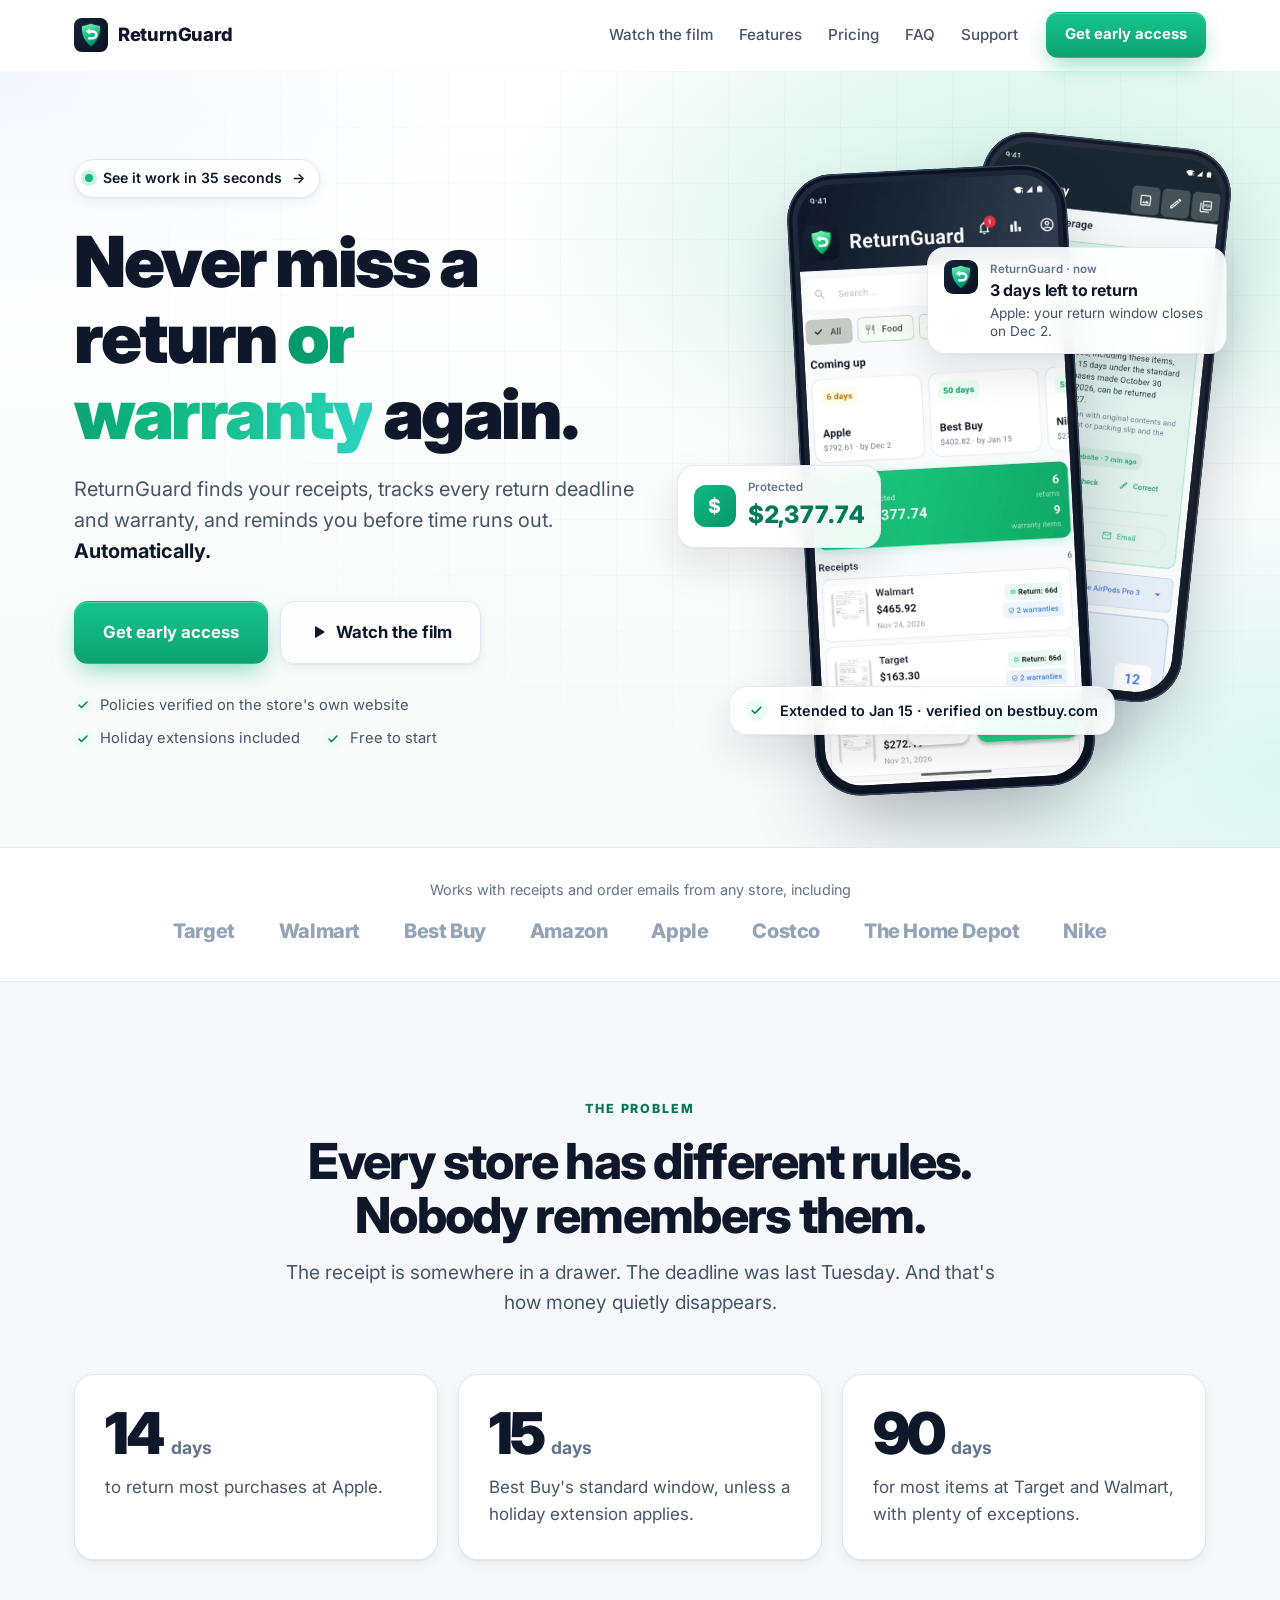
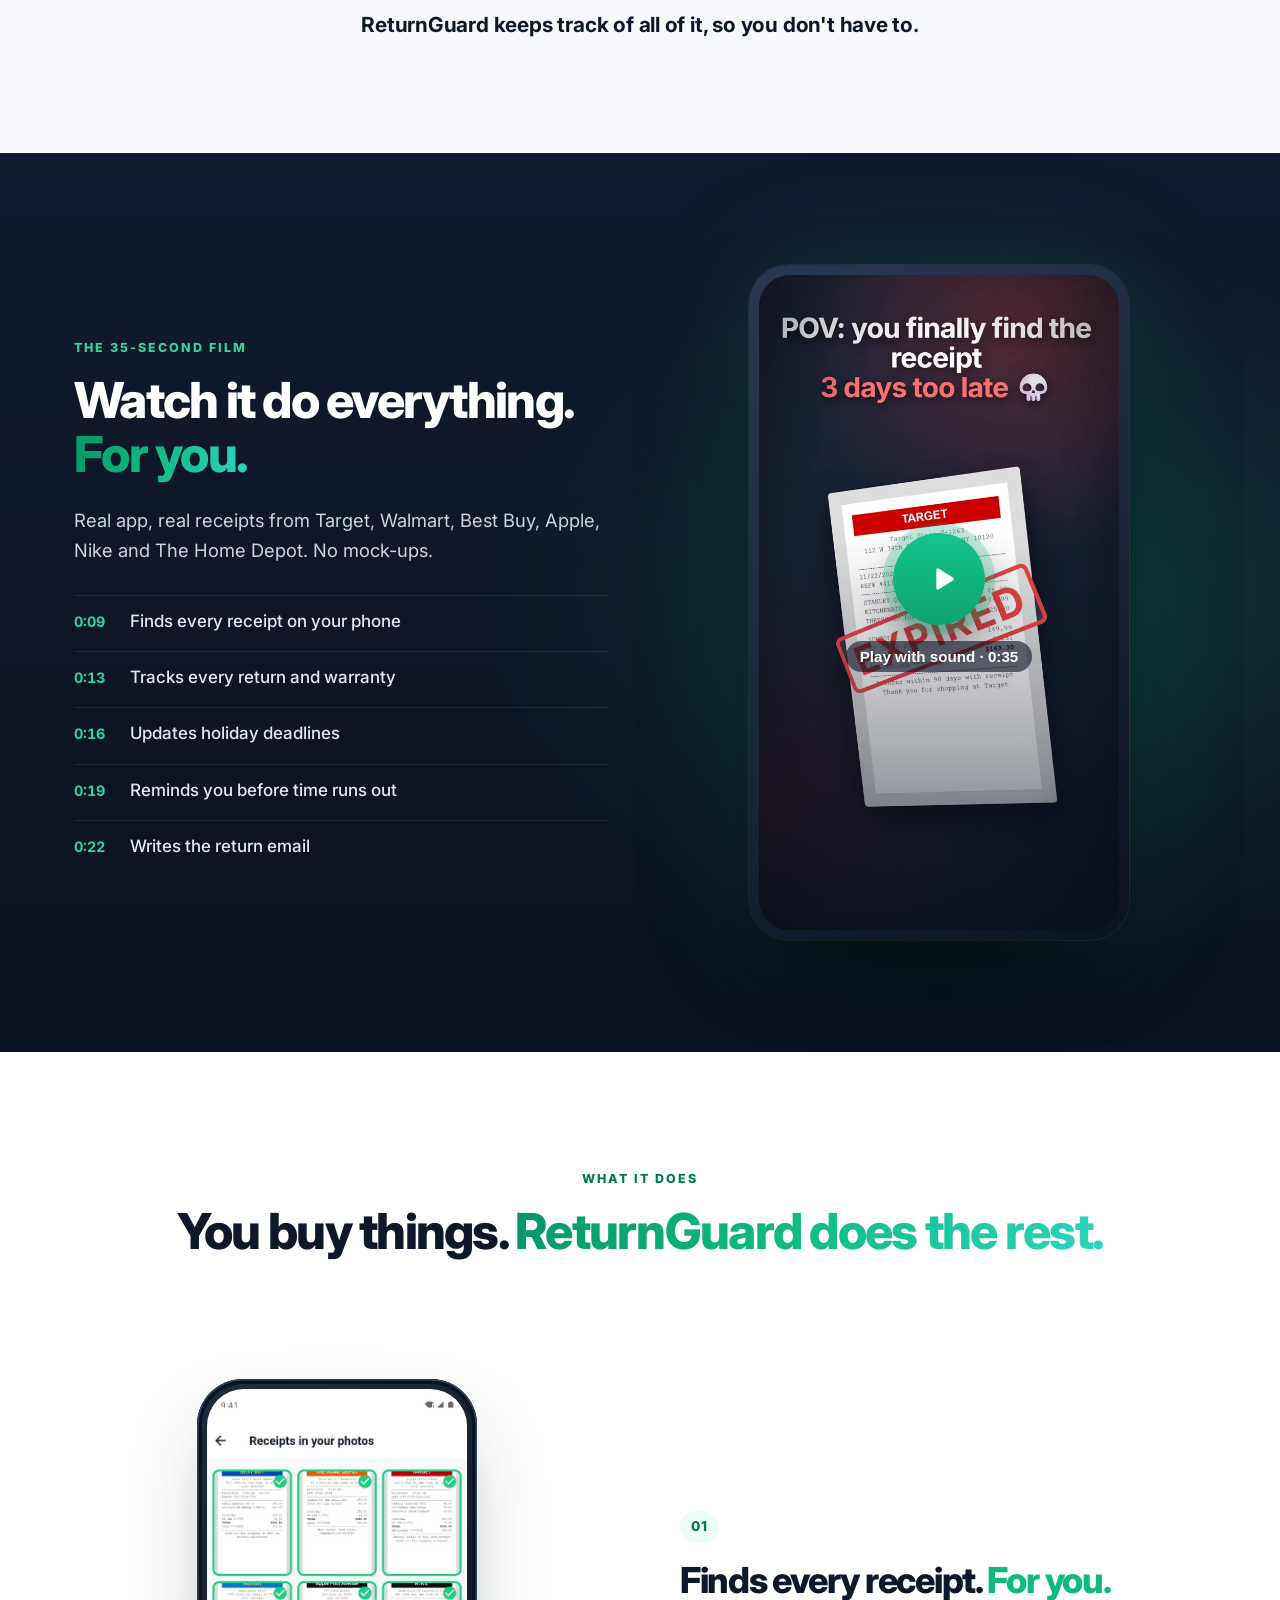
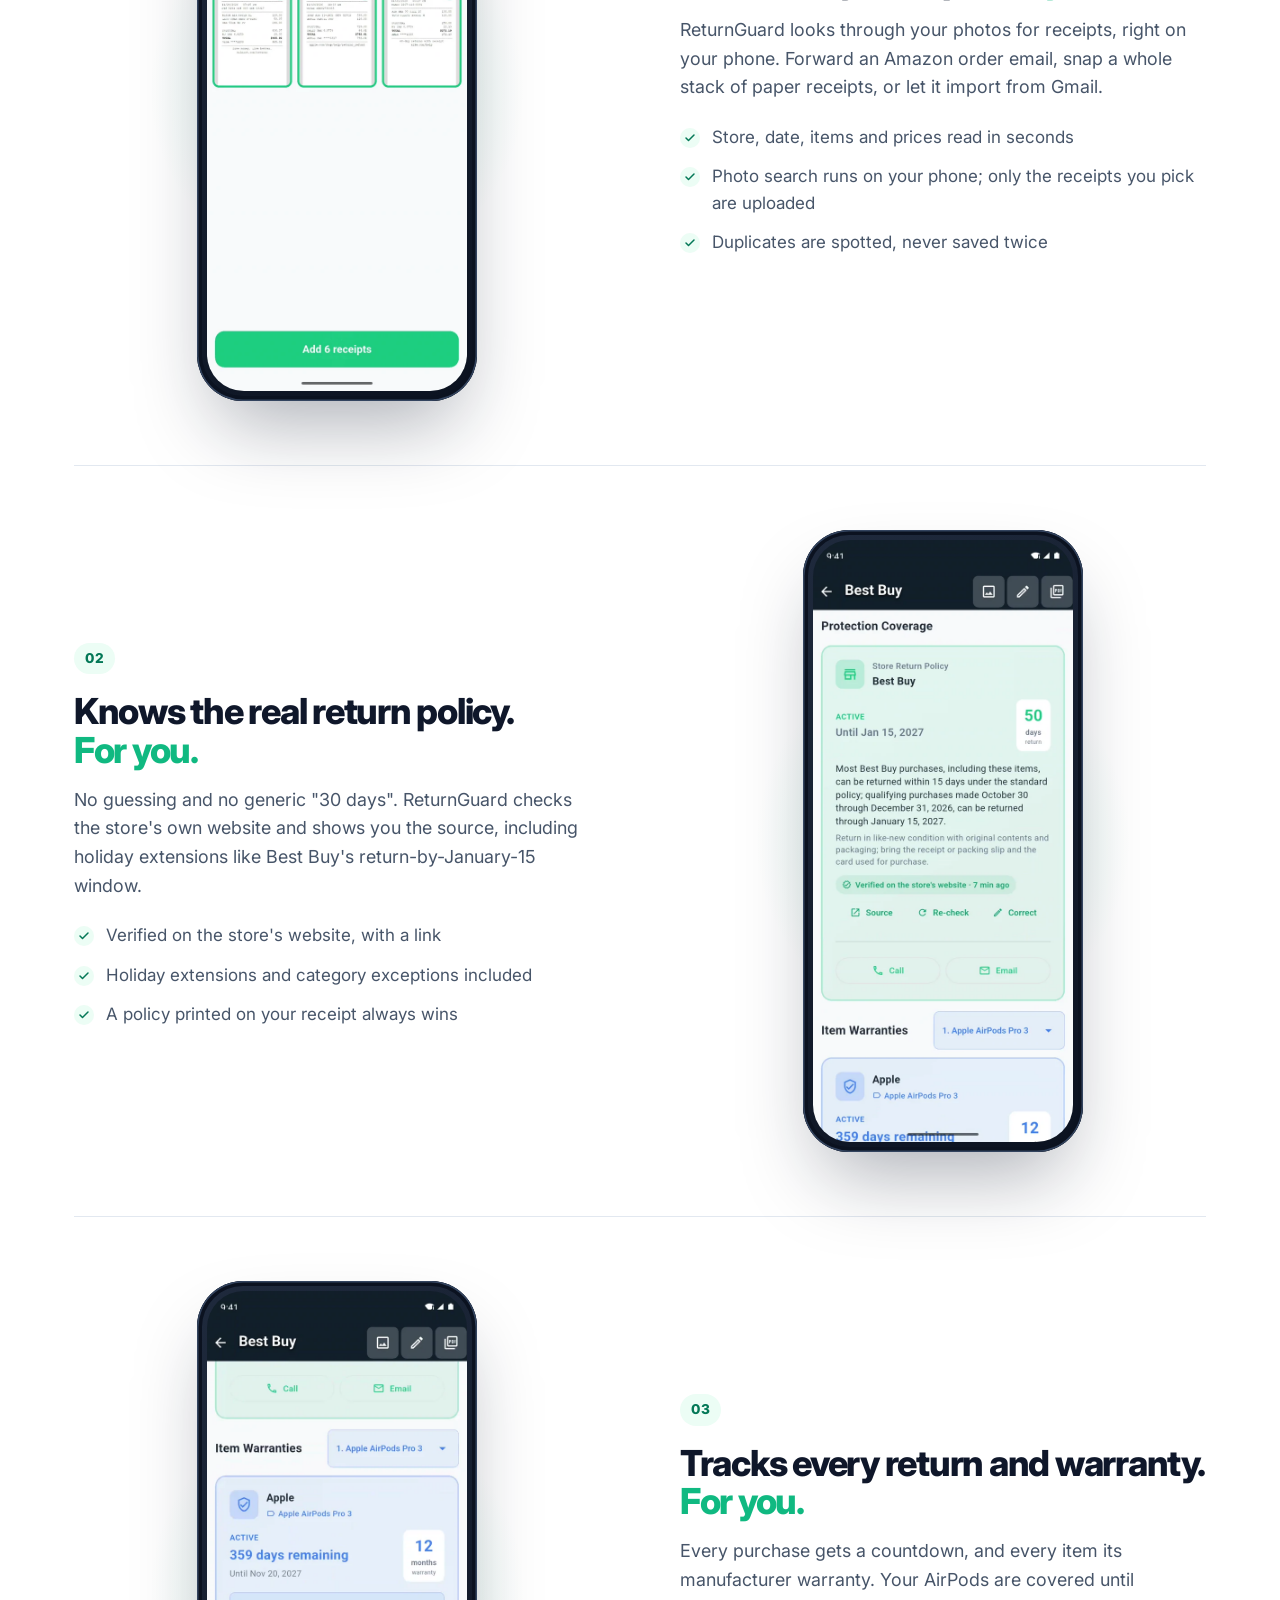
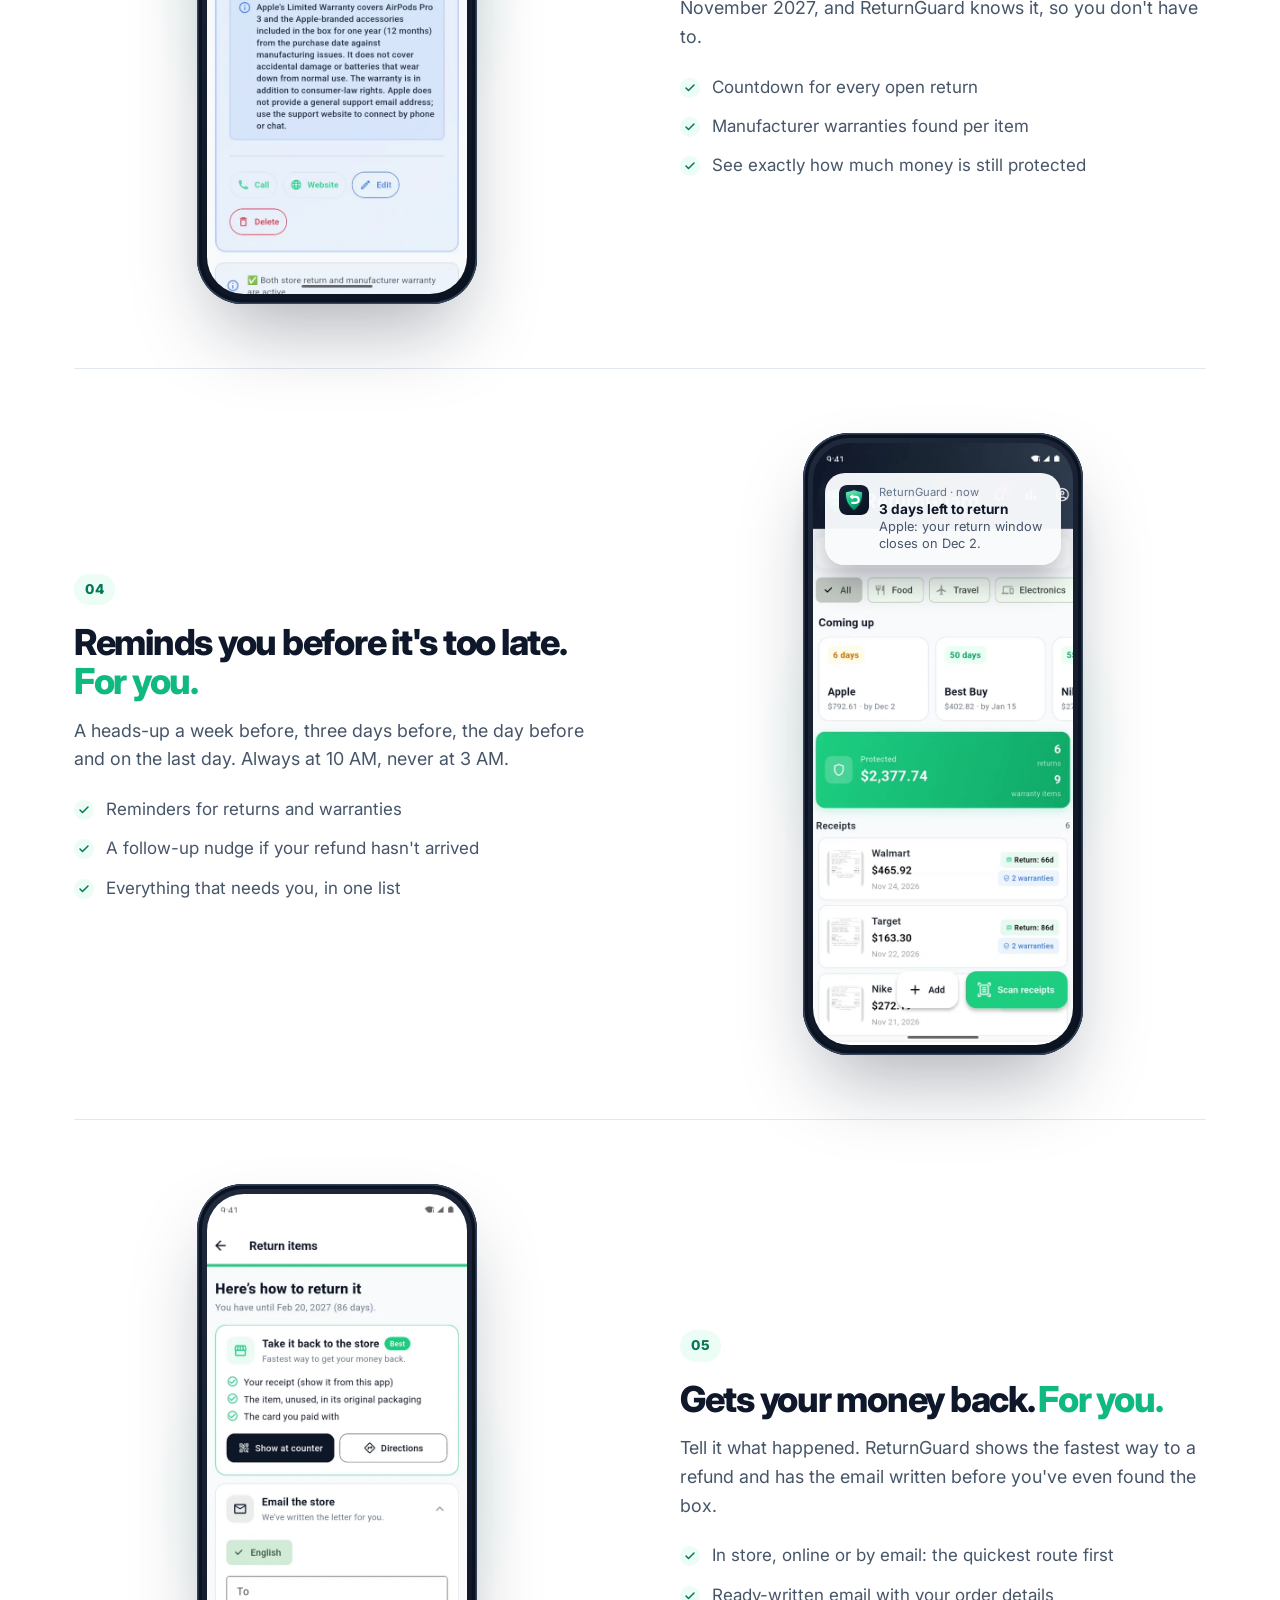
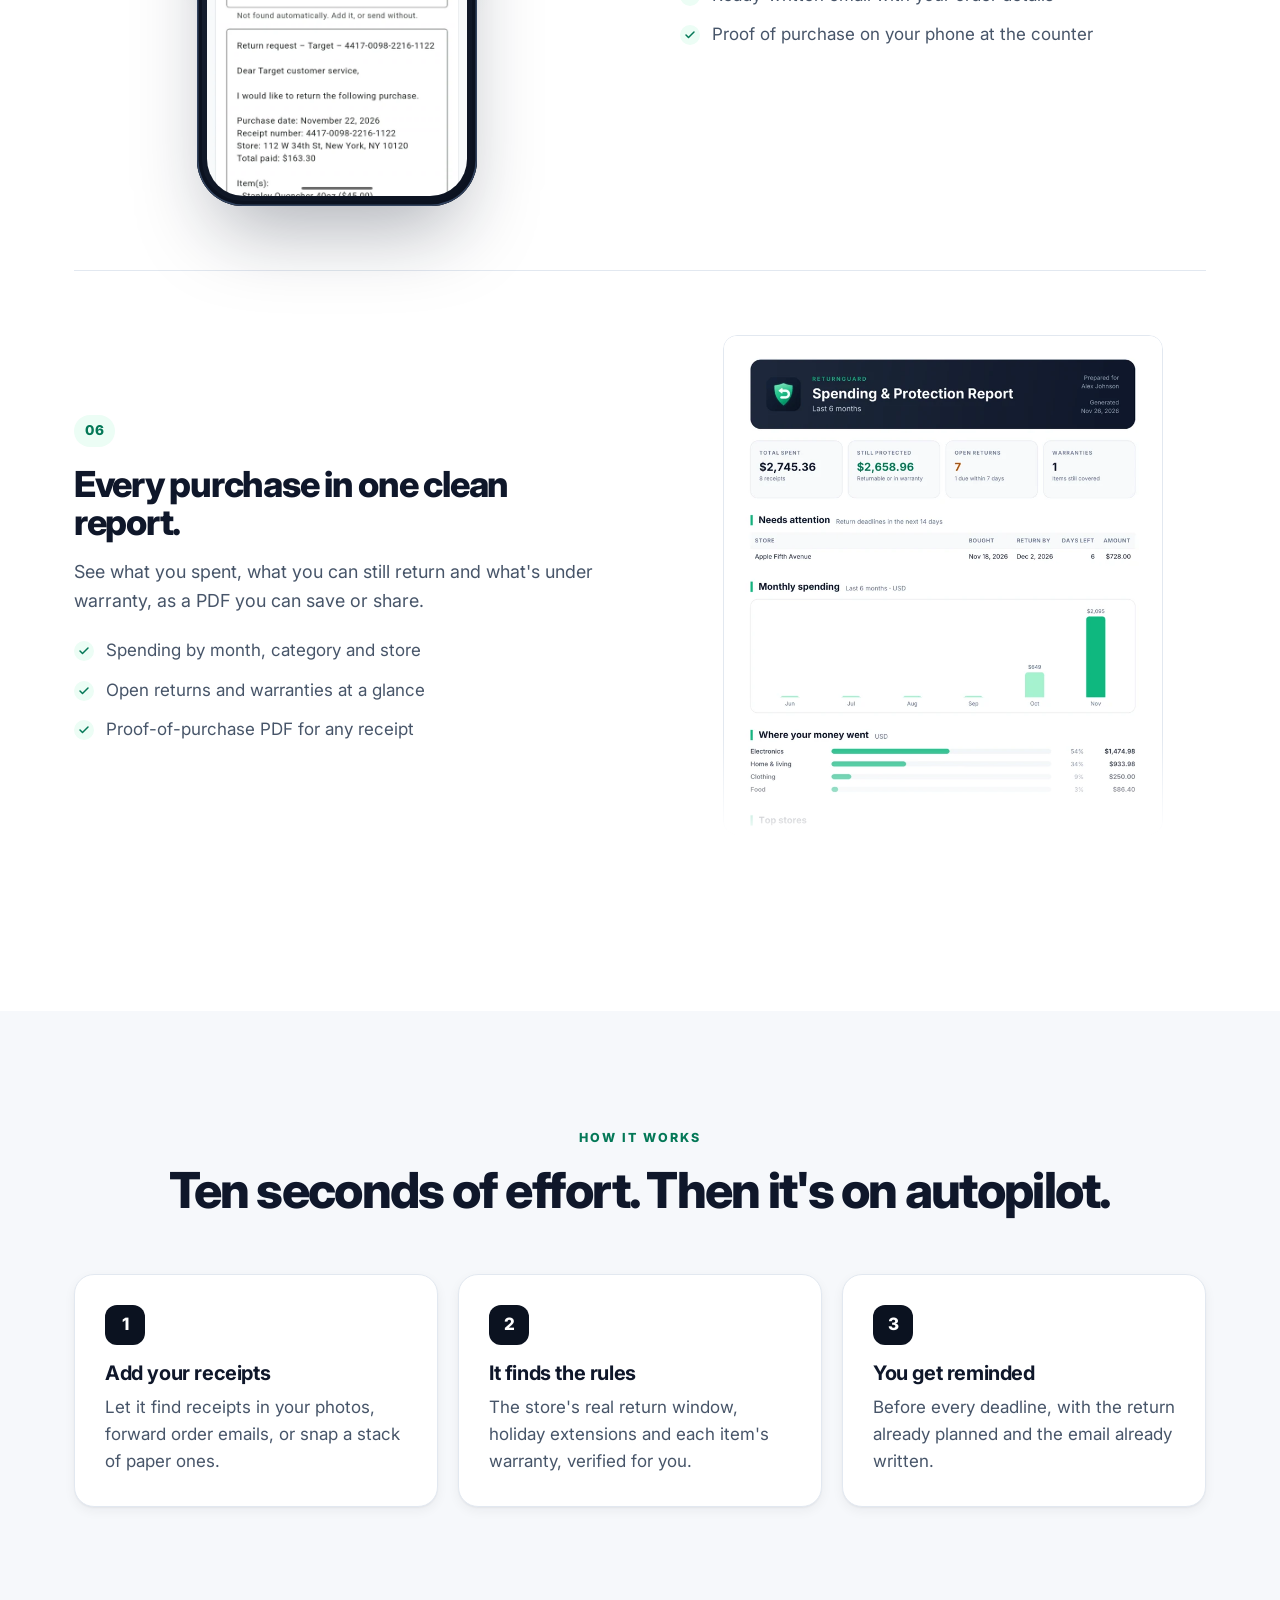
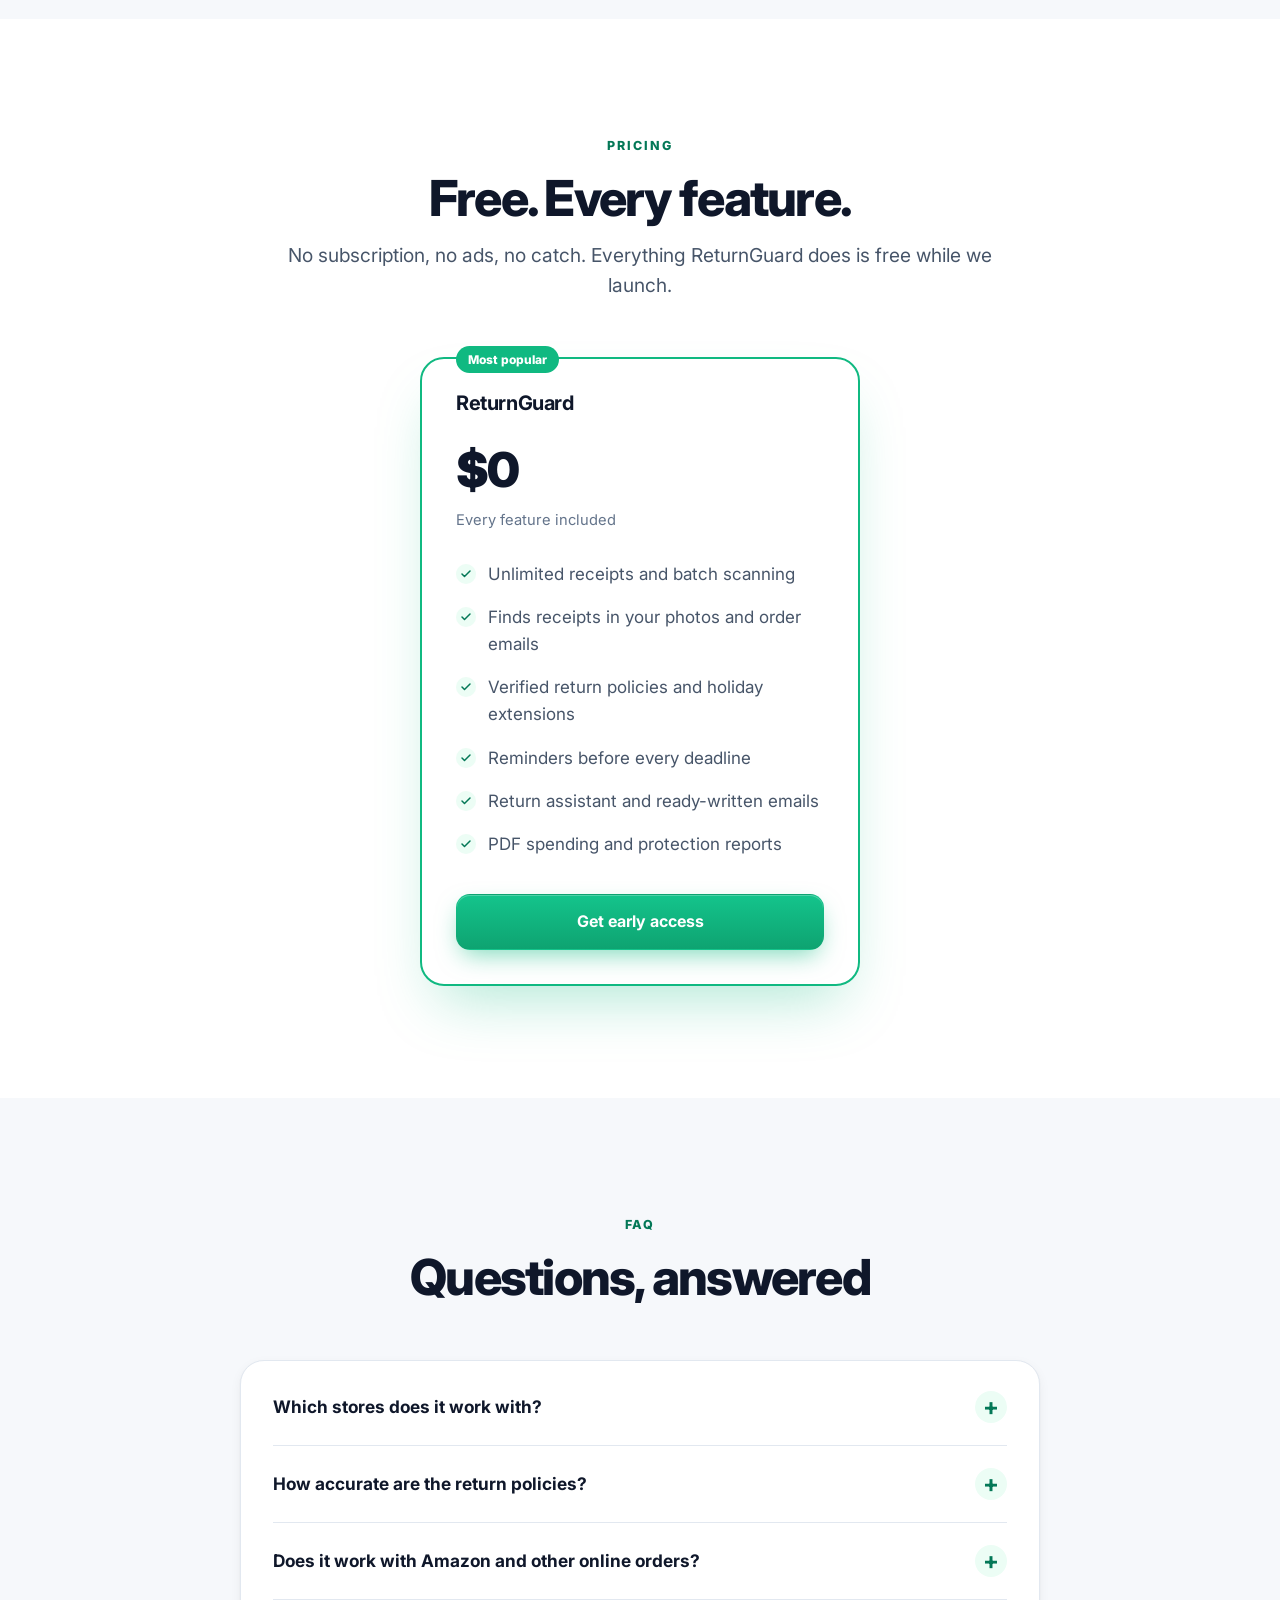
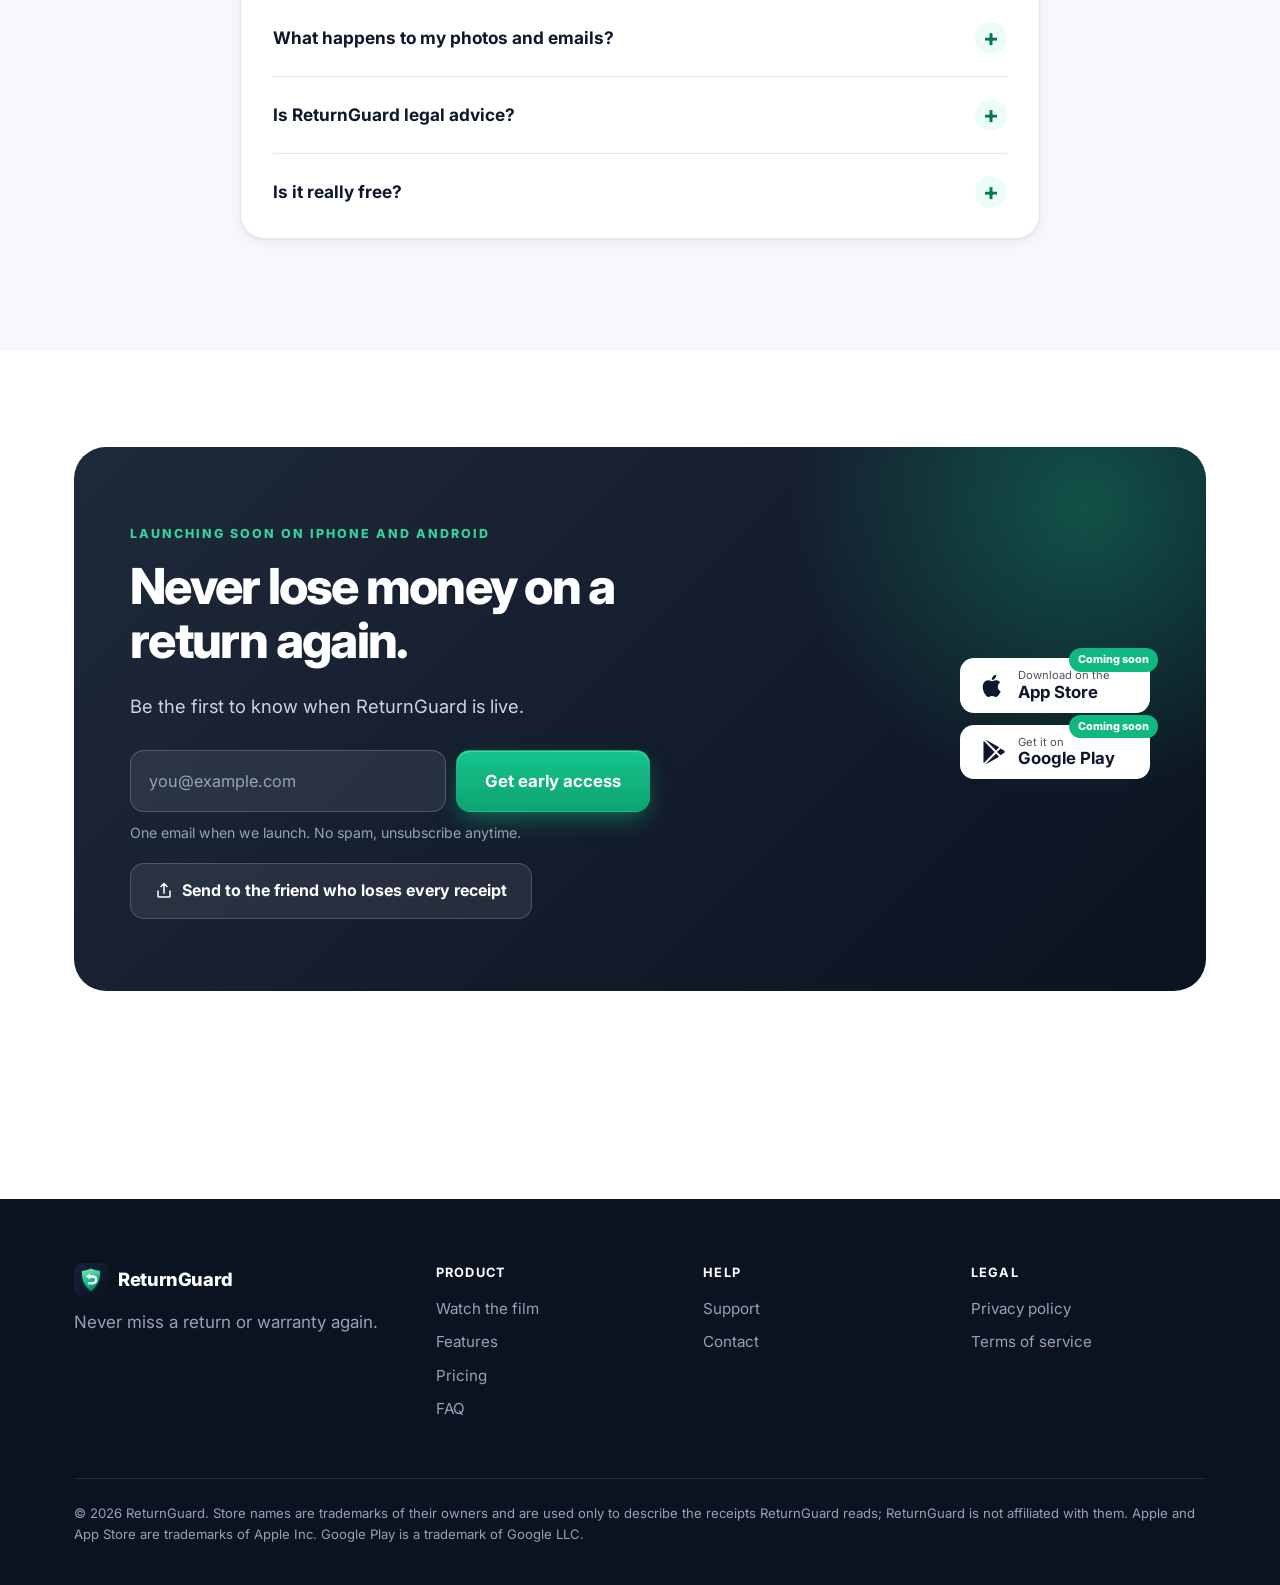
<file: index.html>
<!DOCTYPE html>
<html lang="en">
<head>
  <meta charset="UTF-8">
  <meta name="viewport" content="width=device-width, initial-scale=1">
  <title>ReturnGuard – Never miss a return or warranty again</title>
  <meta name="description" content="ReturnGuard finds your receipts, tracks every return deadline and warranty, and reminds you before time runs out. Target, Walmart, Best Buy, Amazon, Apple and every other store. Free to start.">
  <link rel="canonical" href="https://returnguards.com/">
  <meta property="og:type" content="website">
  <meta property="og:title" content="ReturnGuard – Never miss a return or warranty again">
  <meta property="og:description" content="It finds your receipts, tracks every return and warranty, and reminds you before time runs out. Automatically.">
  <meta property="og:image" content="https://returnguards.com/assets/og-image.png">
  <meta property="og:url" content="https://returnguards.com/">
  <meta property="og:video" content="https://returnguards.com/assets/video/returnguard-film.mp4">
  <meta name="twitter:card" content="summary_large_image">
  <meta name="theme-color" content="#0f172a">
  <link rel="icon" type="image/png" sizes="32x32" href="assets/favicon-32.png">
  <link rel="apple-touch-icon" href="assets/apple-touch-icon.png">
  <link rel="preconnect" href="https://fonts.googleapis.com">
  <link rel="preconnect" href="https://fonts.gstatic.com" crossorigin>
  <link href="https://fonts.googleapis.com/css2?family=Inter:wght@400;500;600;700;800;900&display=swap" rel="stylesheet">
  <link rel="preload" as="image" href="assets/screens/home_us.webp">
  <link rel="stylesheet" href="styles.css">
  <script type="application/ld+json">
  {
    "@context": "https://schema.org",
    "@type": "SoftwareApplication",
    "name": "ReturnGuard",
    "operatingSystem": "Android, iOS",
    "applicationCategory": "FinanceApplication",
    "description": "Tracks return deadlines and warranties for every receipt, finds each store's real return policy and reminds you before time runs out.",
    "offers": [
      {"@type": "Offer", "price": "0", "priceCurrency": "USD", "name": "Free"}
    ]
  }
  </script>
  <script type="application/ld+json">
  {
    "@context": "https://schema.org",
    "@type": "VideoObject",
    "name": "ReturnGuard in 35 seconds",
    "description": "See ReturnGuard find receipts, track returns and warranties, and write the return email for you.",
    "thumbnailUrl": "https://returnguards.com/assets/video/returnguard-film-poster.webp",
    "contentUrl": "https://returnguards.com/assets/video/returnguard-film.mp4",
    "uploadDate": "2026-11-26",
    "duration": "PT35S"
  }
  </script>
</head>
<body>
  <a class="skip" href="#main">Skip to content</a>
  <nav class="nav">
    <div class="container">
      <a class="brand" href="index.html"><img src="assets/logo.svg" alt="" width="34" height="34">ReturnGuard</a>
      <button class="menu-toggle" aria-label="Menu" aria-expanded="false"><span></span><span></span></button>
      <div class="nav-links">
        <a href="#film">Watch the film</a>
        <a href="#features">Features</a>
        <a href="pricing.html">Pricing</a>
        <a href="#faq">FAQ</a>
        <a href="support.html">Support</a>
      </div>
      <a class="btn btn-primary btn-sm" href="#download">Get early access</a>
    </div>
  </nav>

  <main id="main">
  <header class="hero">
    <div class="hero-bg" aria-hidden="true"></div>
    <div class="container hero-grid">
      <div class="hero-copy">
        <a class="pill" href="#film"><span class="pill-dot"></span>See it work in 35 seconds <span aria-hidden="true">→</span></a>
        <h1>Never miss a return <span class="grad">or warranty</span> again.</h1>
        <p class="lead">ReturnGuard finds your receipts, tracks every return deadline and warranty, and reminds you before time runs out. <strong>Automatically.</strong></p>
        <div class="hero-actions">
          <a class="btn btn-primary btn-lg" href="#download">Get early access</a>
          <a class="btn btn-glass btn-lg" href="#film" data-play-film>
            <svg viewBox="0 0 24 24" width="18" height="18" aria-hidden="true"><path fill="currentColor" d="M8 5.5v13a1 1 0 0 0 1.5.86l10.5-6.5a1 1 0 0 0 0-1.72L9.5 4.64A1 1 0 0 0 8 5.5Z"/></svg>
            Watch the film
          </a>
        </div>
        <ul class="trust">
          <li>Policies verified on the store's own website</li>
          <li>Holiday extensions included</li>
          <li>Free to start</li>
        </ul>
      </div>

      <div class="hero-visual" aria-hidden="true">
        <div class="device device-back"><img src="assets/screens/policy_us.webp" alt="" width="600" height="1333"></div>
        <div class="device device-front"><img src="assets/screens/home_us.webp" alt="" width="600" height="1333"></div>
        <div class="float float-money">
          <span class="float-icon">$</span>
          <div><small>Protected</small><strong data-count="2377.74">$2,377.74</strong></div>
        </div>
        <div class="float float-notif">
          <img src="assets/logo.svg" alt="" width="34" height="34">
          <div><small>ReturnGuard · now</small><strong>3 days left to return</strong><span>Apple: your return window closes on Dec 2.</span></div>
        </div>
        <div class="float float-check">
          <span class="check"></span>Extended to Jan 15 · verified on bestbuy.com
        </div>
      </div>
    </div>
  </header>

  <section class="stores" aria-label="Works with receipts from any store">
    <div class="container">
      <p>Works with receipts and order emails from any store, including</p>
      <ul class="store-row">
        <li>Target</li><li>Walmart</li><li>Best Buy</li><li>Amazon</li><li>Apple</li><li>Costco</li><li>The Home Depot</li><li>Nike</li>
      </ul>
    </div>
  </section>

  <section class="problem">
    <div class="container">
      <div class="section-head center reveal">
        <span class="eyebrow">The problem</span>
        <h2>Every store has different rules.<br>Nobody remembers them.</h2>
        <p class="lead">The receipt is somewhere in a drawer. The deadline was last Tuesday. And that's how money quietly disappears.</p>
      </div>
      <div class="stat-grid">
        <div class="stat reveal"><div class="stat-num">14<span>days</span></div><p>to return most purchases at Apple.</p></div>
        <div class="stat reveal"><div class="stat-num">15<span>days</span></div><p>Best Buy's standard window, unless a holiday extension applies.</p></div>
        <div class="stat reveal"><div class="stat-num">90<span>days</span></div><p>for most items at Target and Walmart, with plenty of exceptions.</p></div>
      </div>
      <p class="problem-kicker reveal">ReturnGuard keeps track of all of it, so you don't have to.</p>
    </div>
  </section>

  <section id="film" class="film">
    <div class="container film-grid">
      <div class="film-copy reveal">
        <span class="eyebrow eyebrow-light">The 35-second film</span>
        <h2>Watch it do everything.<br><span class="grad">For you.</span></h2>
        <p>Real app, real receipts from Target, Walmart, Best Buy, Apple, Nike and The Home Depot. No mock-ups.</p>
        <ol class="film-chapters">
          <li data-t="9" tabindex="0" role="button"><span>0:09</span>Finds every receipt on your phone</li>
          <li data-t="13" tabindex="0" role="button"><span>0:13</span>Tracks every return and warranty</li>
          <li data-t="16" tabindex="0" role="button"><span>0:16</span>Updates holiday deadlines</li>
          <li data-t="19.5" tabindex="0" role="button"><span>0:19</span>Reminds you before time runs out</li>
          <li data-t="22.5" tabindex="0" role="button"><span>0:22</span>Writes the return email</li>
        </ol>
      </div>
      <div class="film-player reveal">
        <div class="film-frame">
          <video id="film-video" playsinline preload="metadata" poster="assets/video/returnguard-film-poster.webp" width="720" height="1280">
            <source src="assets/video/returnguard-film.mp4" type="video/mp4">
          </video>
          <button class="film-play" type="button" aria-label="Play the film with sound">
            <span class="film-play-btn"><svg viewBox="0 0 24 24" width="34" height="34" aria-hidden="true"><path fill="currentColor" d="M8 5.5v13a1 1 0 0 0 1.5.86l10.5-6.5a1 1 0 0 0 0-1.72L9.5 4.64A1 1 0 0 0 8 5.5Z"/></svg></span>
            <span class="film-play-label">Play with sound · 0:35</span>
          </button>
          <button class="film-unmute" type="button" aria-label="Watch with sound">
            <svg viewBox="0 0 24 24" width="18" height="18" aria-hidden="true"><path fill="currentColor" d="M3 9v6h4l5 4V5L7 9H3Zm13.5 3A4.5 4.5 0 0 0 14 8v8a4.5 4.5 0 0 0 2.5-4Zm-2.5-9v2a7 7 0 0 1 0 14v2a9 9 0 0 0 0-18Z"/></svg>
            Tap for sound
          </button>
        </div>
      </div>
    </div>
  </section>

  <section id="features" class="features">
    <div class="container">
      <div class="section-head center reveal">
        <span class="eyebrow">What it does</span>
        <h2>You buy things. <span class="grad">ReturnGuard does the rest.</span></h2>
      </div>

      <article class="feature reveal">
        <div class="feature-copy">
          <span class="feature-num">01</span>
          <h3>Finds every receipt. <em>For you.</em></h3>
          <p>ReturnGuard looks through your photos for receipts, right on your phone. Forward an Amazon order email, snap a whole stack of paper receipts, or let it import from Gmail.</p>
          <ul class="ticks">
            <li>Store, date, items and prices read in seconds</li>
            <li>Photo search runs on your phone; only the receipts you pick are uploaded</li>
            <li>Duplicates are spotted, never saved twice</li>
          </ul>
        </div>
        <div class="feature-media"><div class="device"><img src="assets/screens/found_us.webp" alt="ReturnGuard found six receipts in the phone's photos" loading="lazy" width="600" height="1333"></div></div>
      </article>

      <article class="feature reveal">
        <div class="feature-copy">
          <span class="feature-num">02</span>
          <h3>Knows the real return policy. <em>For you.</em></h3>
          <p>No guessing and no generic "30 days". ReturnGuard checks the store's own website and shows you the source, including holiday extensions like Best Buy's return-by-January-15 window.</p>
          <ul class="ticks">
            <li>Verified on the store's website, with a link</li>
            <li>Holiday extensions and category exceptions included</li>
            <li>A policy printed on your receipt always wins</li>
          </ul>
        </div>
        <div class="feature-media"><div class="device"><img src="assets/screens/policy_us.webp" alt="Best Buy receipt with a verified holiday return extension until January 15, 2027" loading="lazy" width="600" height="1333"></div></div>
      </article>

      <article class="feature reveal">
        <div class="feature-copy">
          <span class="feature-num">03</span>
          <h3>Tracks every return and warranty. <em>For you.</em></h3>
          <p>Every purchase gets a countdown, and every item its manufacturer warranty. Your AirPods are covered until November 2027, and ReturnGuard knows it, so you don't have to.</p>
          <ul class="ticks">
            <li>Countdown for every open return</li>
            <li>Manufacturer warranties found per item</li>
            <li>See exactly how much money is still protected</li>
          </ul>
        </div>
        <div class="feature-media"><div class="device"><img src="assets/screens/warranty_us.webp" alt="AirPods Pro warranty with 359 days remaining" loading="lazy" width="600" height="1333"></div></div>
      </article>

      <article class="feature reveal">
        <div class="feature-copy">
          <span class="feature-num">04</span>
          <h3>Reminds you before it's too late. <em>For you.</em></h3>
          <p>A heads-up a week before, three days before, the day before and on the last day. Always at 10 AM, never at 3 AM.</p>
          <ul class="ticks">
            <li>Reminders for returns and warranties</li>
            <li>A follow-up nudge if your refund hasn't arrived</li>
            <li>Everything that needs you, in one list</li>
          </ul>
        </div>
        <div class="feature-media">
          <div class="device has-notif">
            <img src="assets/screens/home_us.webp" alt="ReturnGuard home screen with upcoming deadlines" loading="lazy" width="600" height="1333">
            <div class="device-notif"><img src="assets/logo.svg" alt="" width="30" height="30"><div><small>ReturnGuard · now</small><strong>3 days left to return</strong><span>Apple: your return window closes on Dec 2.</span></div></div>
          </div>
        </div>
      </article>

      <article class="feature reveal">
        <div class="feature-copy">
          <span class="feature-num">05</span>
          <h3>Gets your money back. <em>For you.</em></h3>
          <p>Tell it what happened. ReturnGuard shows the fastest way to a refund and has the email written before you've even found the box.</p>
          <ul class="ticks">
            <li>In store, online or by email: the quickest route first</li>
            <li>Ready-written email with your order details</li>
            <li>Proof of purchase on your phone at the counter</li>
          </ul>
        </div>
        <div class="feature-media"><div class="device"><img src="assets/screens/letter_us.webp" alt="Ready-written return email to Target" loading="lazy" width="600" height="1333"></div></div>
      </article>

      <article class="feature reveal">
        <div class="feature-copy">
          <span class="feature-num">06</span>
          <h3>Every purchase in one clean report.</h3>
          <p>See what you spent, what you can still return and what's under warranty, as a PDF you can save or share.</p>
          <ul class="ticks">
            <li>Spending by month, category and store</li>
            <li>Open returns and warranties at a glance</li>
            <li>Proof-of-purchase PDF for any receipt</li>
          </ul>
        </div>
        <div class="feature-media"><img class="report-shot" src="assets/screens/report_us.webp" alt="ReturnGuard spending and protection report in US dollars" loading="lazy" width="794" height="1123"></div>
      </article>
    </div>
  </section>

  <section id="how" class="how">
    <div class="container">
      <div class="section-head center reveal">
        <span class="eyebrow">How it works</span>
        <h2>Ten seconds of effort. Then it's on autopilot.</h2>
      </div>
      <div class="steps">
        <div class="step reveal"><span class="step-num">1</span><h3>Add your receipts</h3><p>Let it find receipts in your photos, forward order emails, or snap a stack of paper ones.</p></div>
        <div class="step reveal"><span class="step-num">2</span><h3>It finds the rules</h3><p>The store's real return window, holiday extensions and each item's warranty, verified for you.</p></div>
        <div class="step reveal"><span class="step-num">3</span><h3>You get reminded</h3><p>Before every deadline, with the return already planned and the email already written.</p></div>
      </div>
    </div>
  </section>

  <section id="pricing" class="pricing">
    <div class="container center">
      <div class="section-head reveal">
        <span class="eyebrow">Pricing</span>
        <h2>Free. Every feature.</h2>
        <p class="lead">No subscription, no ads, no catch. Everything ReturnGuard does is free while we launch.</p>
      </div>
      <div class="plans plans-single">
        <div class="plan featured reveal">
          <h3>ReturnGuard</h3>
          <div class="price">$0</div>
          <div class="per">Every feature included</div>
          <ul>
            <li>Unlimited receipts and batch scanning</li>
            <li>Finds receipts in your photos and order emails</li>
            <li>Verified return policies and holiday extensions</li>
            <li>Reminders before every deadline</li>
            <li>Return assistant and ready-written emails</li>
            <li>PDF spending and protection reports</li>
          </ul>
          <a class="btn btn-primary" href="#download">Get early access</a>
        </div>
      </div>
    </div>
  </section>

  <section id="faq" class="faq-section">
    <div class="container">
      <div class="section-head center reveal"><span class="eyebrow">FAQ</span><h2>Questions, answered</h2></div>
      <div class="faq">
        <details><summary>Which stores does it work with?</summary><p>Any store that gives you a receipt or an order confirmation: Target, Walmart, Best Buy, Amazon, Apple, Costco, The Home Depot, Nike and every small shop down the street. Return policies are looked up for the store and country you bought in.</p></details>
        <details><summary>How accurate are the return policies?</summary><p>ReturnGuard first uses any policy printed on your receipt, then checks the store's own website and shows you the source link. If it can't verify a policy, it says so clearly instead of guessing. You can correct any policy, and it will remember that for the store.</p></details>
        <details><summary>Does it work with Amazon and other online orders?</summary><p>Yes. Share an order confirmation email or PDF to ReturnGuard from Gmail, Outlook or your browser, or let ReturnGuard find them in your photos. Online orders get the same deadlines and reminders as in-store receipts.</p></details>
        <details><summary>What happens to my photos and emails?</summary><p>When ReturnGuard looks for receipts in your photos, the search happens on your phone, and only the receipts you choose are uploaded. Gmail import is read-only, only looks for purchase emails, and only reads the ones you select. We never sell your data. See our <a href="privacy-policy.html">privacy policy</a>.</p></details>
        <details><summary>Is ReturnGuard legal advice?</summary><p>No. ReturnGuard gives practical guidance based on store policies and consumer law, but it isn't a lawyer. For important purchases, double-check the deadline with the store.</p></details>
        <details><summary>Is it really free?</summary><p>Yes. Every feature is free while we launch, with no ads and no subscription. If we ever add paid extras, everything you use today keeps working.</p></details>
      </div>
    </div>
  </section>

  <section id="download" class="download">
    <div class="container">
      <div class="cta-band reveal">
        <div class="cta-glow" aria-hidden="true"></div>
        <div>
          <span class="eyebrow eyebrow-light">Launching soon on iPhone and Android</span>
          <h2>Never lose money on a return again.</h2>
          <p>Be the first to know when ReturnGuard is live.</p>
          <form class="signup" data-signup novalidate>
            <label class="sr-only" for="signup-email">Email address</label>
            <input id="signup-email" name="email" type="email" required autocomplete="email" placeholder="you@example.com">
            <button class="btn btn-primary btn-lg" type="submit">Get early access</button>
          </form>
          <p class="signup-note" data-signup-note>One email when we launch. No spam, unsubscribe anytime.</p>
          <div class="hero-actions" style="margin-top:18px">
            <button class="btn btn-glass-dark" type="button" data-share>
              <svg viewBox="0 0 24 24" width="18" height="18" aria-hidden="true"><path fill="none" stroke="currentColor" stroke-width="2" stroke-linecap="round" stroke-linejoin="round" d="M4 12v7a1 1 0 0 0 1 1h14a1 1 0 0 0 1-1v-7M16 6l-4-4-4 4M12 2v13"/></svg>
              Send to the friend who loses every receipt
            </button>
          </div>
        </div>
        <div class="store-badges">
          <span class="store-badge soon"><svg viewBox="0 0 24 24" aria-hidden="true"><path d="M16.4 12.6c0-2.6 2.1-3.8 2.2-3.9-1.2-1.8-3.1-2-3.7-2-1.6-.2-3.1.9-3.9.9-.8 0-2-.9-3.4-.9-1.7 0-3.3 1-4.2 2.6-1.8 3.1-.5 7.7 1.3 10.2.9 1.2 1.9 2.6 3.2 2.6 1.3-.1 1.8-.8 3.3-.8 1.6 0 2 .8 3.4.8 1.4 0 2.3-1.3 3.1-2.5 1-1.4 1.4-2.8 1.4-2.9 0 0-2.7-1-2.7-4.1ZM13.9 4.9c.7-.9 1.2-2.1 1.1-3.3-1 0-2.3.7-3 1.6-.7.8-1.2 2-1.1 3.2 1.1.1 2.3-.6 3-1.5Z"/></svg><span><small>Download on the</small><strong>App Store</strong></span></span>
          <span class="store-badge soon"><svg viewBox="0 0 24 24" aria-hidden="true"><path d="M3.6 1.8c-.3.3-.4.7-.4 1.2v18c0 .5.1.9.4 1.2l9.9-10.2L3.6 1.8Zm11.2 11.5 2.9 3-11.6 6.6c-.3.2-.6.2-.9.2l9.6-9.8Zm0-2.6L5.2.9c.3 0 .6 0 .9.2l11.6 6.6-2.9 3Zm4.1 4.2-3.1-3 3.1-3.1 3.2 1.8c.9.5.9 1.9 0 2.4l-3.2 1.9Z"/></svg><span><small>Get it on</small><strong>Google Play</strong></span></span>
        </div>
      </div>
    </div>
  </section>
  </main>

  <footer>
    <div class="container">
      <div>
        <a class="brand" href="index.html"><img src="assets/logo.svg" alt="" width="34" height="34">ReturnGuard</a>
        <p>Never miss a return or warranty again.</p>
      </div>
      <div><h4>Product</h4><a href="#film">Watch the film</a><a href="#features">Features</a><a href="pricing.html">Pricing</a><a href="#faq">FAQ</a></div>
      <div><h4>Help</h4><a href="support.html">Support</a><a href="mailto:o.snijders.os@gmail.com">Contact</a></div>
      <div><h4>Legal</h4><a href="privacy-policy.html">Privacy policy</a><a href="terms-of-service.html">Terms of service</a></div>
      <div class="legal">© 2026 ReturnGuard. Store names are trademarks of their owners and are used only to describe the receipts ReturnGuard reads; ReturnGuard is not affiliated with them. Apple and App Store are trademarks of Apple Inc. Google Play is a trademark of Google LLC.</div>
    </div>
  </footer>
  <script src="site.js" defer></script>
</body>
</html>
</file>
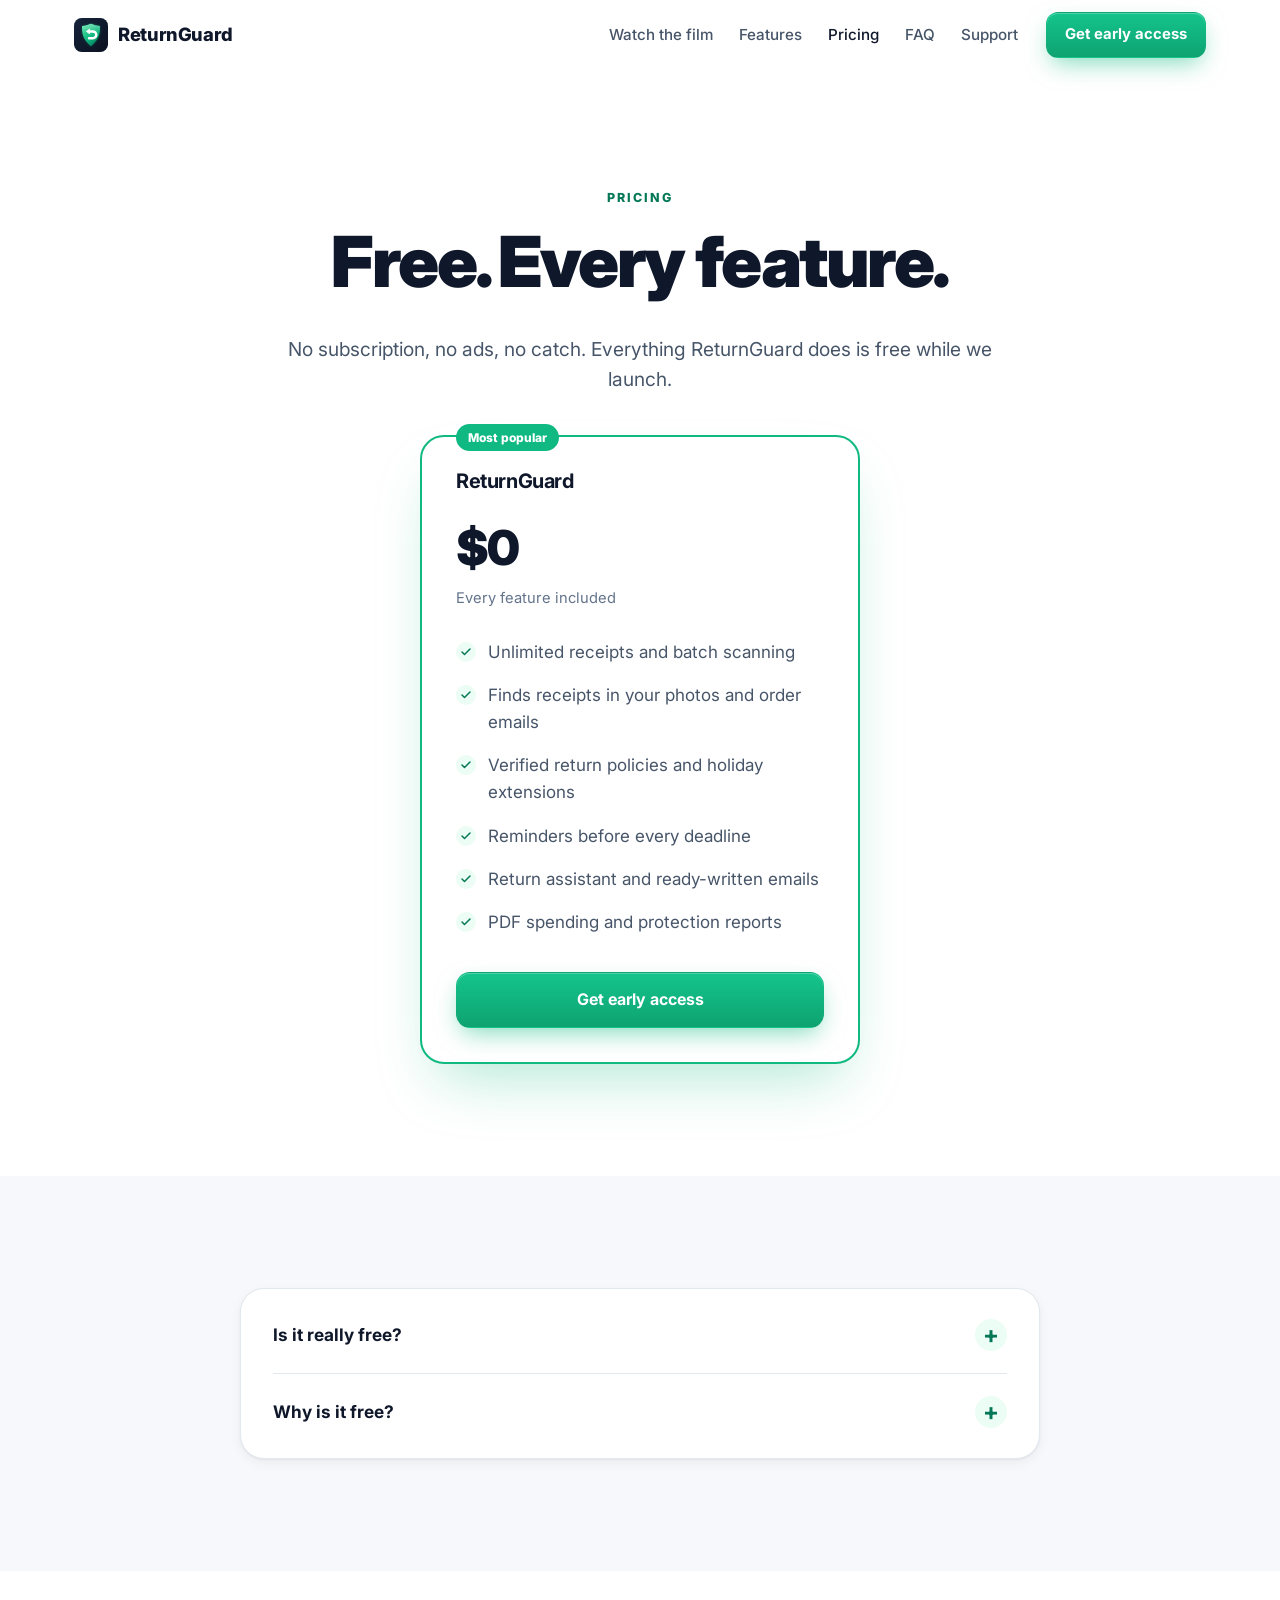
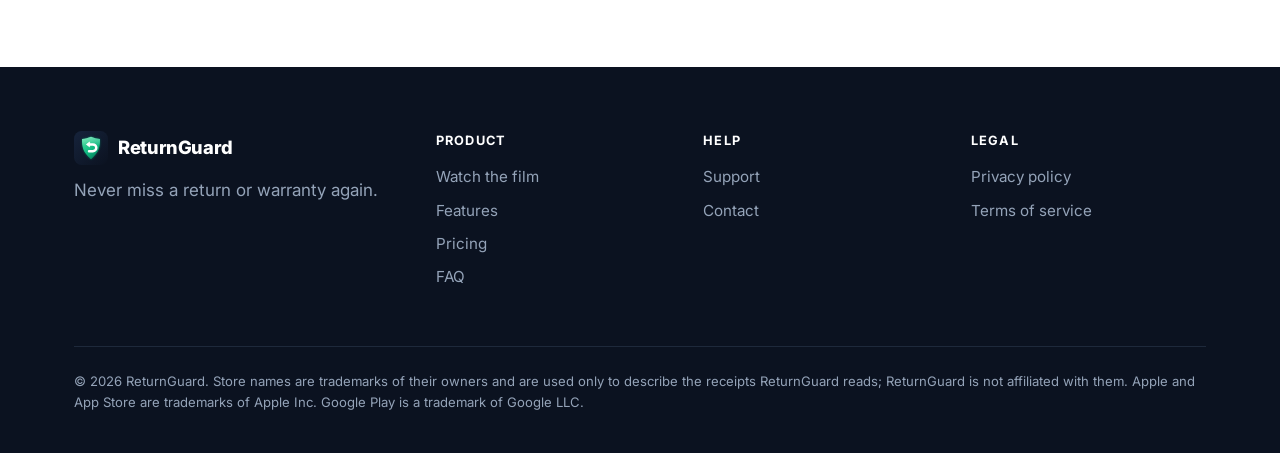
<file: pricing.html>
<!DOCTYPE html>
<html lang="en">
<head>
  <meta charset="UTF-8">
  <meta name="viewport" content="width=device-width, initial-scale=1">
  <title>Pricing – ReturnGuard</title>
  <meta name="description" content="ReturnGuard is free: every feature, no ads, no subscription.">
  <link rel="canonical" href="https://returnguards.com/pricing.html">
  <meta property="og:title" content="Pricing – ReturnGuard">
  <meta property="og:description" content="ReturnGuard is free: every feature, no ads, no subscription.">
  <meta property="og:image" content="https://returnguards.com/assets/og-image.png">
  <meta name="theme-color" content="#0f172a">
  <link rel="icon" type="image/png" sizes="32x32" href="assets/favicon-32.png">
  <link rel="apple-touch-icon" href="assets/apple-touch-icon.png">
  <link rel="preconnect" href="https://fonts.googleapis.com">
  <link rel="preconnect" href="https://fonts.gstatic.com" crossorigin>
  <link href="https://fonts.googleapis.com/css2?family=Inter:wght@400;500;600;700;800&display=swap" rel="stylesheet">
  <link rel="stylesheet" href="styles.css">
</head>
<body>
  <nav class="nav">
    <div class="container">
      <a class="brand" href="index.html"><img src="assets/logo.svg" alt="" width="34" height="34">ReturnGuard</a>
      <button class="menu-toggle" aria-label="Menu" aria-expanded="false"><span></span><span></span></button>
      <div class="nav-links">
        <a href="index.html#film">Watch the film</a>
        <a href="index.html#features">Features</a>
        <a href="pricing.html" aria-current="page">Pricing</a>
        <a href="index.html#faq">FAQ</a>
        <a href="support.html">Support</a>
      </div>
      <a class="btn btn-primary btn-sm" href="index.html#download">Get early access</a>
    </div>
  </nav>

  <section>
    <div class="container center">
      <span class="eyebrow">Pricing</span>
      <h1>Free. Every feature.</h1>
      <p class="lead">No subscription, no ads, no catch. Everything ReturnGuard does is free while we launch.</p>
      <div class="plans plans-single" style="margin-top:40px">
        <div class="plan featured">
          <h3>ReturnGuard</h3>
          <div class="price">$0</div>
          <div class="per">Every feature included</div>
          <ul>
            <li>Unlimited receipts and batch scanning</li>
            <li>Finds receipts in your photos and order emails</li>
            <li>Verified return policies and holiday extensions</li>
            <li>Reminders before every deadline</li>
            <li>Return assistant and ready-written emails</li>
            <li>PDF spending and protection reports</li>
          </ul>
          <a class="btn btn-primary" href="index.html#download">Get early access</a>
        </div>
      </div>
    </div>
  </section>
  <section class="tint">
    <div class="container">
      <div class="faq">
        <details><summary>Is it really free?</summary><p>Yes. Every feature is free while we launch, with no ads and no subscription. If we ever add paid extras, everything you use today keeps working.</p></details>
        <details><summary>Why is it free?</summary><p>We want as many people as possible to stop losing money on returns. Your data is never sold.</p></details>
      </div>
    </div>
  </section>

  <footer>
    <div class="container">
      <div>
        <a class="brand" href="index.html"><img src="assets/logo.svg" alt="" width="34" height="34">ReturnGuard</a>
        <p>Never miss a return or warranty again.</p>
      </div>
      <div><h4>Product</h4><a href="index.html#film">Watch the film</a><a href="index.html#features">Features</a><a href="pricing.html">Pricing</a><a href="index.html#faq">FAQ</a></div>
      <div><h4>Help</h4><a href="support.html">Support</a><a href="mailto:o.snijders.os@gmail.com">Contact</a></div>
      <div><h4>Legal</h4><a href="privacy-policy.html">Privacy policy</a><a href="terms-of-service.html">Terms of service</a></div>
      <div class="legal">© 2026 ReturnGuard. Store names are trademarks of their owners and are used only to describe the receipts ReturnGuard reads; ReturnGuard is not affiliated with them. Apple and App Store are trademarks of Apple Inc. Google Play is a trademark of Google LLC.</div>
    </div>
  </footer>
  <script src="site.js" defer></script>
</body>
</html>
</file>
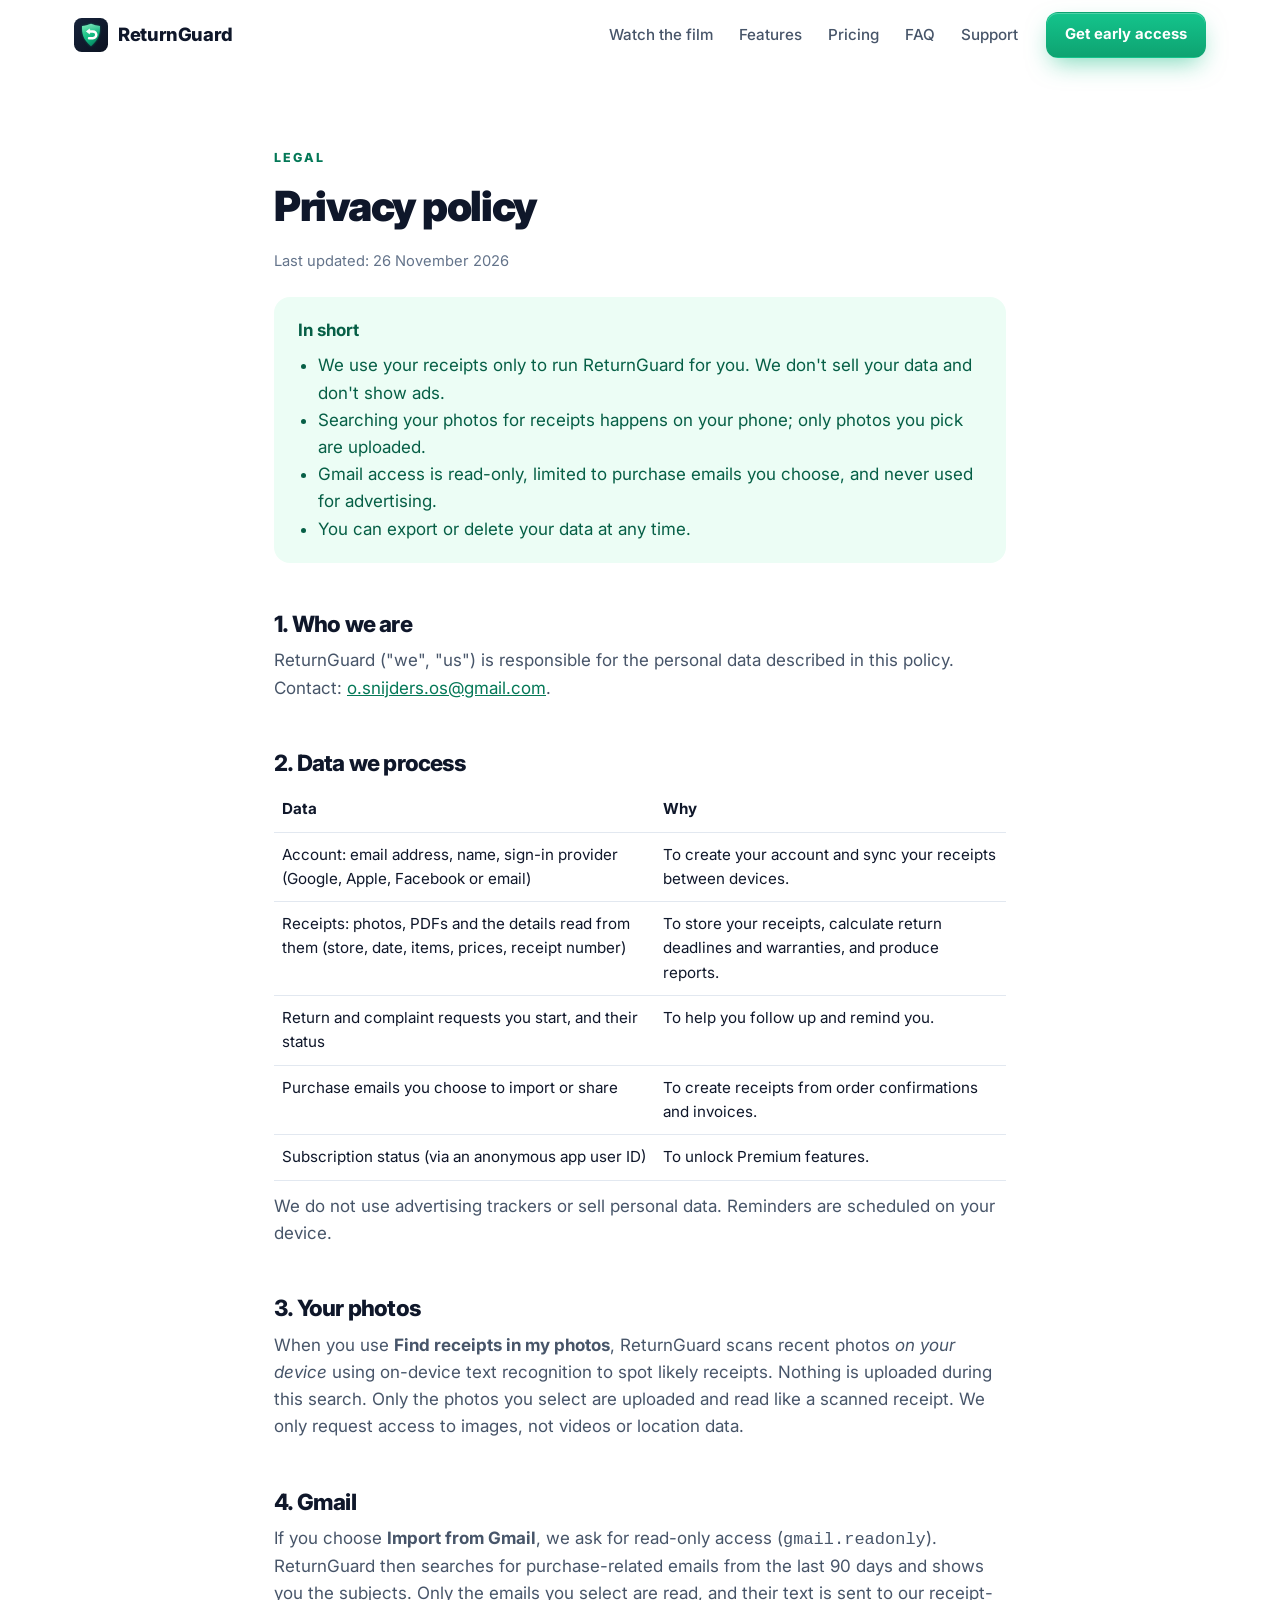
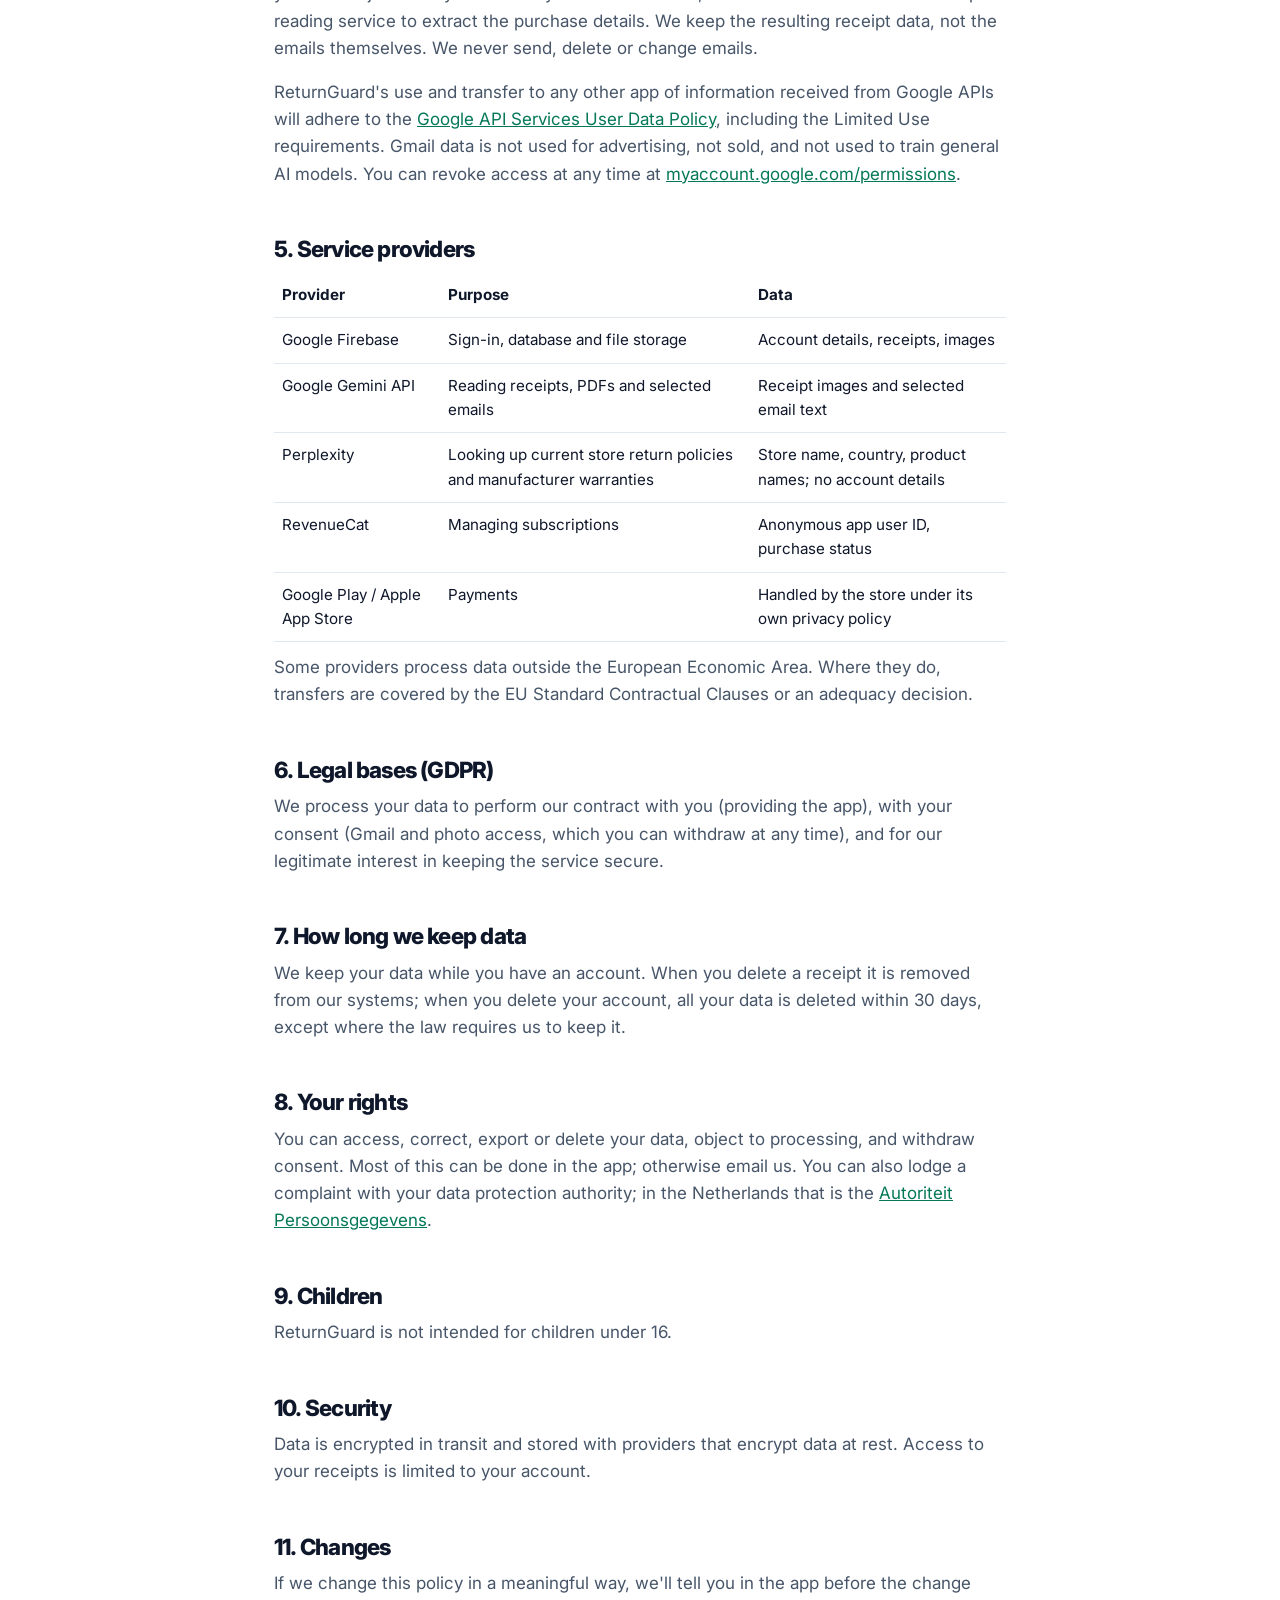
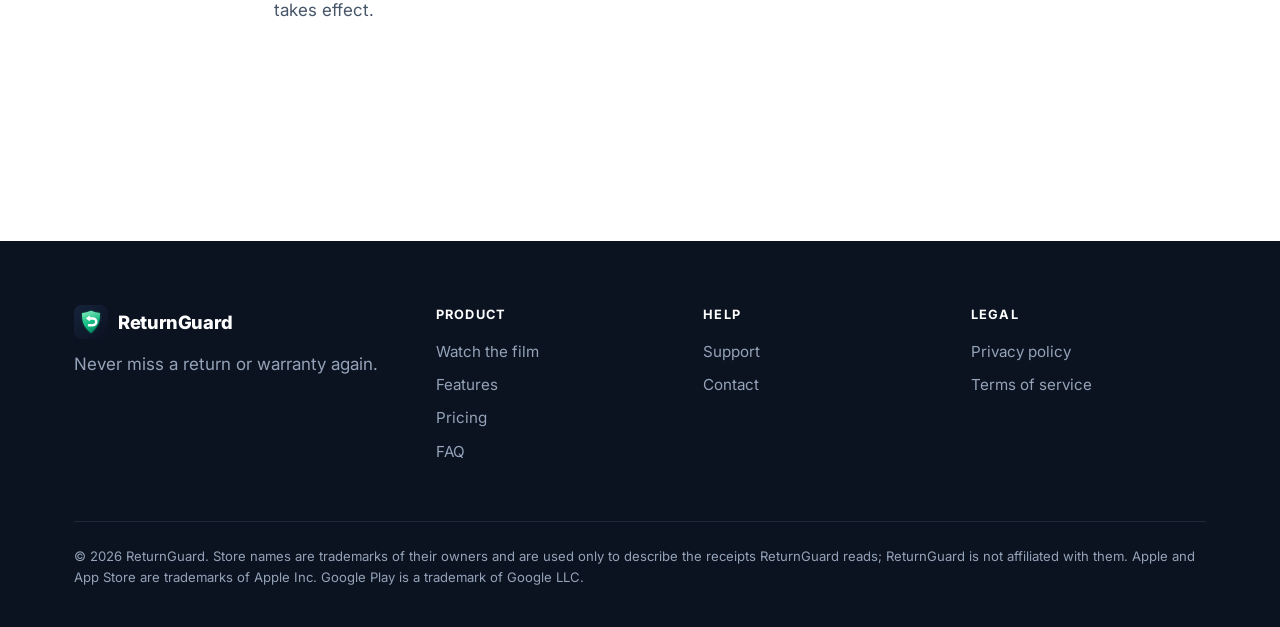
<file: privacy-policy.html>
<!DOCTYPE html>
<html lang="en">
<head>
  <meta charset="UTF-8">
  <meta name="viewport" content="width=device-width, initial-scale=1">
  <title>Privacy policy – ReturnGuard</title>
  <meta name="description" content="How ReturnGuard handles your receipts, photos and Gmail data.">
  <link rel="canonical" href="https://returnguards.com/privacy-policy.html">
  <meta property="og:title" content="Privacy policy – ReturnGuard">
  <meta property="og:description" content="How ReturnGuard handles your receipts, photos and Gmail data.">
  <meta property="og:image" content="https://returnguards.com/assets/og-image.png">
  <meta name="theme-color" content="#0f172a">
  <link rel="icon" type="image/png" sizes="32x32" href="assets/favicon-32.png">
  <link rel="apple-touch-icon" href="assets/apple-touch-icon.png">
  <link rel="preconnect" href="https://fonts.googleapis.com">
  <link rel="preconnect" href="https://fonts.gstatic.com" crossorigin>
  <link href="https://fonts.googleapis.com/css2?family=Inter:wght@400;500;600;700;800&display=swap" rel="stylesheet">
  <link rel="stylesheet" href="styles.css">
</head>
<body>
  <nav class="nav">
    <div class="container">
      <a class="brand" href="index.html"><img src="assets/logo.svg" alt="" width="34" height="34">ReturnGuard</a>
      <button class="menu-toggle" aria-label="Menu" aria-expanded="false"><span></span><span></span></button>
      <div class="nav-links">
        <a href="index.html#film">Watch the film</a>
        <a href="index.html#features">Features</a>
        <a href="pricing.html">Pricing</a>
        <a href="index.html#faq">FAQ</a>
        <a href="support.html">Support</a>
      </div>
      <a class="btn btn-primary btn-sm" href="index.html#download">Get early access</a>
    </div>
  </nav>

  <div class="doc">
    <span class="eyebrow">Legal</span>
    <h1>Privacy policy</h1>
    <p class="updated">Last updated: 26 November 2026</p>

    <div class="summary-box">
      <strong>In short</strong>
      <ul>
        <li>We use your receipts only to run ReturnGuard for you. We don't sell your data and don't show ads.</li>
        <li>Searching your photos for receipts happens on your phone; only photos you pick are uploaded.</li>
        <li>Gmail access is read-only, limited to purchase emails you choose, and never used for advertising.</li>
        <li>You can export or delete your data at any time.</li>
      </ul>
    </div>

    <h2>1. Who we are</h2>
    <p>ReturnGuard ("we", "us") is responsible for the personal data described in this policy. Contact: <a href="mailto:o.snijders.os@gmail.com">o.snijders.os@gmail.com</a>.</p>
    <!-- TODO before launch: add the legal name and postal address of the person or company operating ReturnGuard (required under GDPR Art. 13). -->

    <h2>2. Data we process</h2>
    <table>
      <tr><th>Data</th><th>Why</th></tr>
      <tr><td>Account: email address, name, sign-in provider (Google, Apple, Facebook or email)</td><td>To create your account and sync your receipts between devices.</td></tr>
      <tr><td>Receipts: photos, PDFs and the details read from them (store, date, items, prices, receipt number)</td><td>To store your receipts, calculate return deadlines and warranties, and produce reports.</td></tr>
      <tr><td>Return and complaint requests you start, and their status</td><td>To help you follow up and remind you.</td></tr>
      <tr><td>Purchase emails you choose to import or share</td><td>To create receipts from order confirmations and invoices.</td></tr>
      <tr><td>Subscription status (via an anonymous app user ID)</td><td>To unlock Premium features.</td></tr>
    </table>
    <p>We do not use advertising trackers or sell personal data. Reminders are scheduled on your device.</p>

    <h2>3. Your photos</h2>
    <p>When you use <strong>Find receipts in my photos</strong>, ReturnGuard scans recent photos <em>on your device</em> using on-device text recognition to spot likely receipts. Nothing is uploaded during this search. Only the photos you select are uploaded and read like a scanned receipt. We only request access to images, not videos or location data.</p>

    <h2>4. Gmail</h2>
    <p>If you choose <strong>Import from Gmail</strong>, we ask for read-only access (<code>gmail.readonly</code>). ReturnGuard then searches for purchase-related emails from the last 90 days and shows you the subjects. Only the emails you select are read, and their text is sent to our receipt-reading service to extract the purchase details. We keep the resulting receipt data, not the emails themselves. We never send, delete or change emails.</p>
    <p>ReturnGuard's use and transfer to any other app of information received from Google APIs will adhere to the <a href="https://developers.google.com/terms/api-services-user-data-policy">Google API Services User Data Policy</a>, including the Limited Use requirements. Gmail data is not used for advertising, not sold, and not used to train general AI models. You can revoke access at any time at <a href="https://myaccount.google.com/permissions">myaccount.google.com/permissions</a>.</p>

    <h2>5. Service providers</h2>
    <table>
      <tr><th>Provider</th><th>Purpose</th><th>Data</th></tr>
      <tr><td>Google Firebase</td><td>Sign-in, database and file storage</td><td>Account details, receipts, images</td></tr>
      <tr><td>Google Gemini API</td><td>Reading receipts, PDFs and selected emails</td><td>Receipt images and selected email text</td></tr>
      <tr><td>Perplexity</td><td>Looking up current store return policies and manufacturer warranties</td><td>Store name, country, product names; no account details</td></tr>
      <tr><td>RevenueCat</td><td>Managing subscriptions</td><td>Anonymous app user ID, purchase status</td></tr>
      <tr><td>Google Play / Apple App Store</td><td>Payments</td><td>Handled by the store under its own privacy policy</td></tr>
    </table>
    <p>Some providers process data outside the European Economic Area. Where they do, transfers are covered by the EU Standard Contractual Clauses or an adequacy decision.</p>

    <h2>6. Legal bases (GDPR)</h2>
    <p>We process your data to perform our contract with you (providing the app), with your consent (Gmail and photo access, which you can withdraw at any time), and for our legitimate interest in keeping the service secure.</p>

    <h2>7. How long we keep data</h2>
    <p>We keep your data while you have an account. When you delete a receipt it is removed from our systems; when you delete your account, all your data is deleted within 30 days, except where the law requires us to keep it.</p>

    <h2>8. Your rights</h2>
    <p>You can access, correct, export or delete your data, object to processing, and withdraw consent. Most of this can be done in the app; otherwise email us. You can also lodge a complaint with your data protection authority; in the Netherlands that is the <a href="https://autoriteitpersoonsgegevens.nl">Autoriteit Persoonsgegevens</a>.</p>

    <h2>9. Children</h2>
    <p>ReturnGuard is not intended for children under 16.</p>

    <h2>10. Security</h2>
    <p>Data is encrypted in transit and stored with providers that encrypt data at rest. Access to your receipts is limited to your account.</p>

    <h2>11. Changes</h2>
    <p>If we change this policy in a meaningful way, we'll tell you in the app before the change takes effect.</p>
  </div>

  <footer>
    <div class="container">
      <div>
        <a class="brand" href="index.html"><img src="assets/logo.svg" alt="" width="34" height="34">ReturnGuard</a>
        <p>Never miss a return or warranty again.</p>
      </div>
      <div><h4>Product</h4><a href="index.html#film">Watch the film</a><a href="index.html#features">Features</a><a href="pricing.html">Pricing</a><a href="index.html#faq">FAQ</a></div>
      <div><h4>Help</h4><a href="support.html">Support</a><a href="mailto:o.snijders.os@gmail.com">Contact</a></div>
      <div><h4>Legal</h4><a href="privacy-policy.html">Privacy policy</a><a href="terms-of-service.html">Terms of service</a></div>
      <div class="legal">© 2026 ReturnGuard. Store names are trademarks of their owners and are used only to describe the receipts ReturnGuard reads; ReturnGuard is not affiliated with them. Apple and App Store are trademarks of Apple Inc. Google Play is a trademark of Google LLC.</div>
    </div>
  </footer>
  <script src="site.js" defer></script>
</body>
</html>
</file>
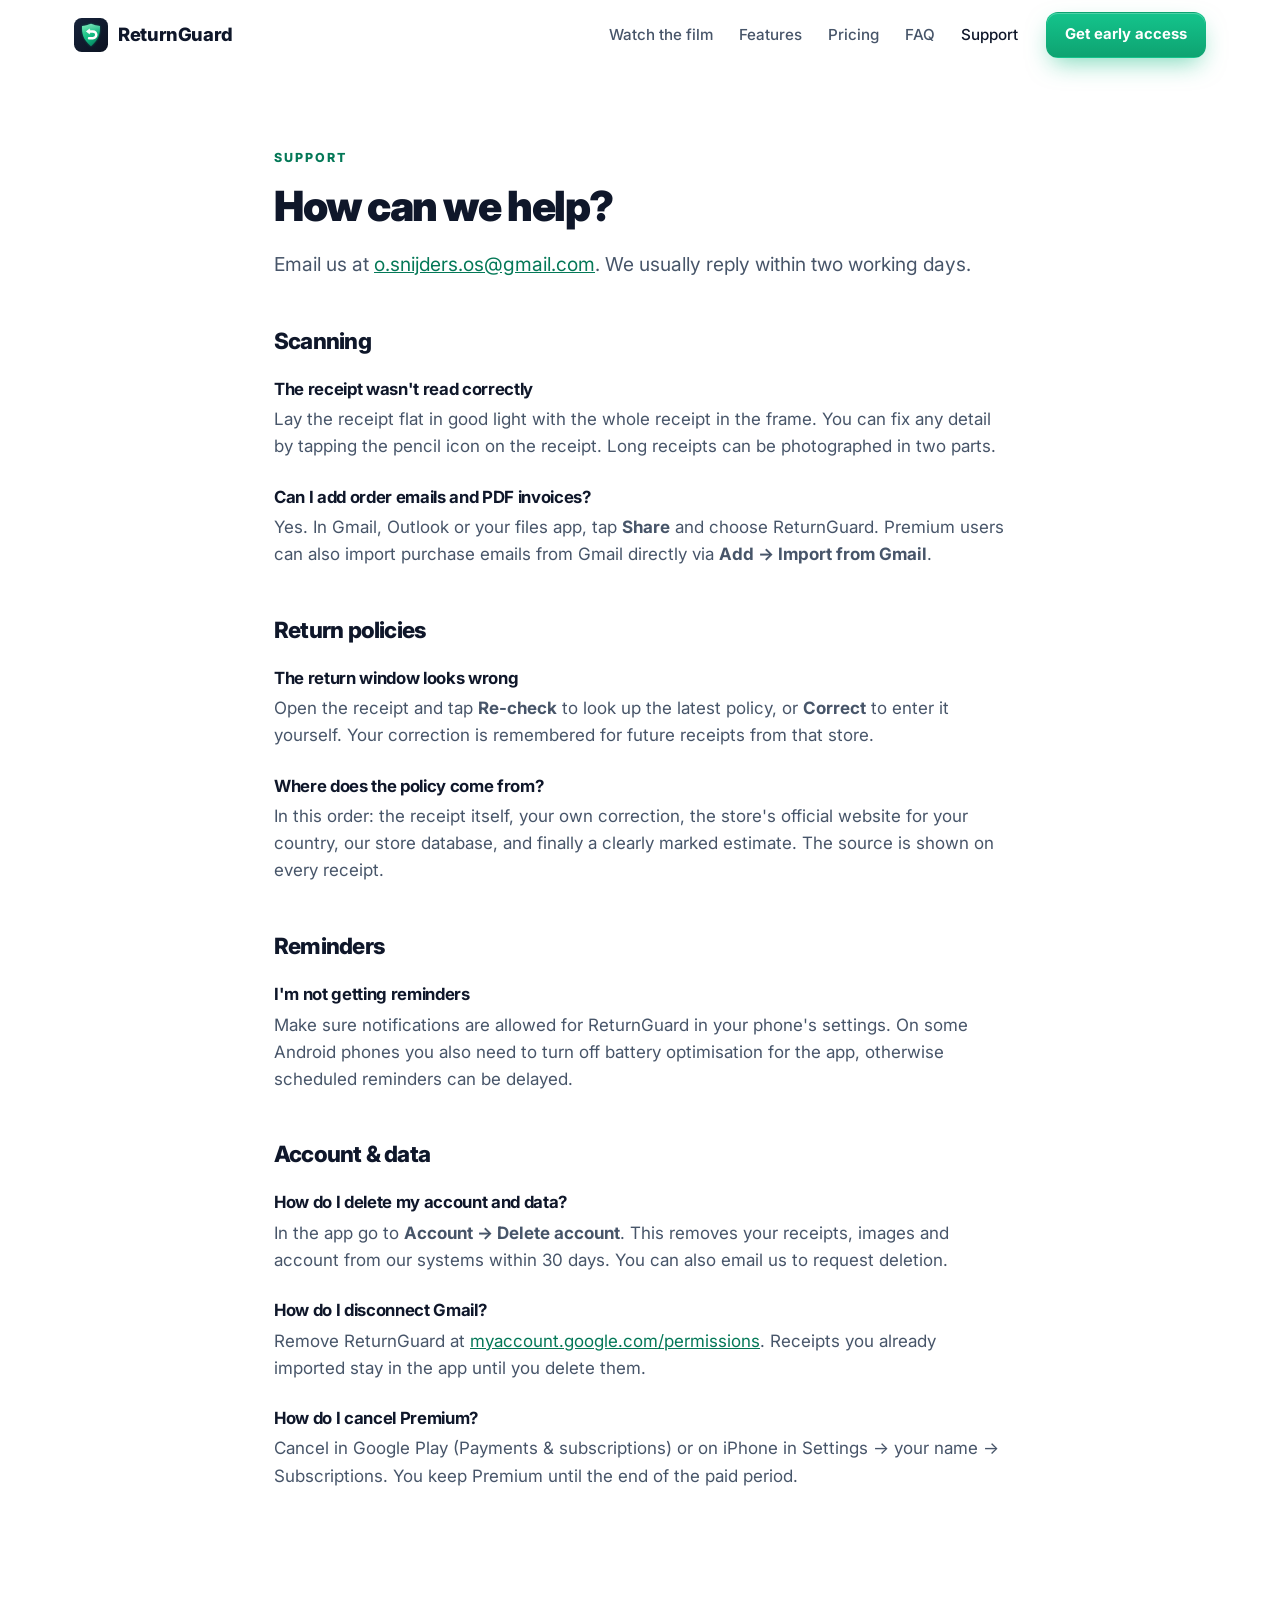
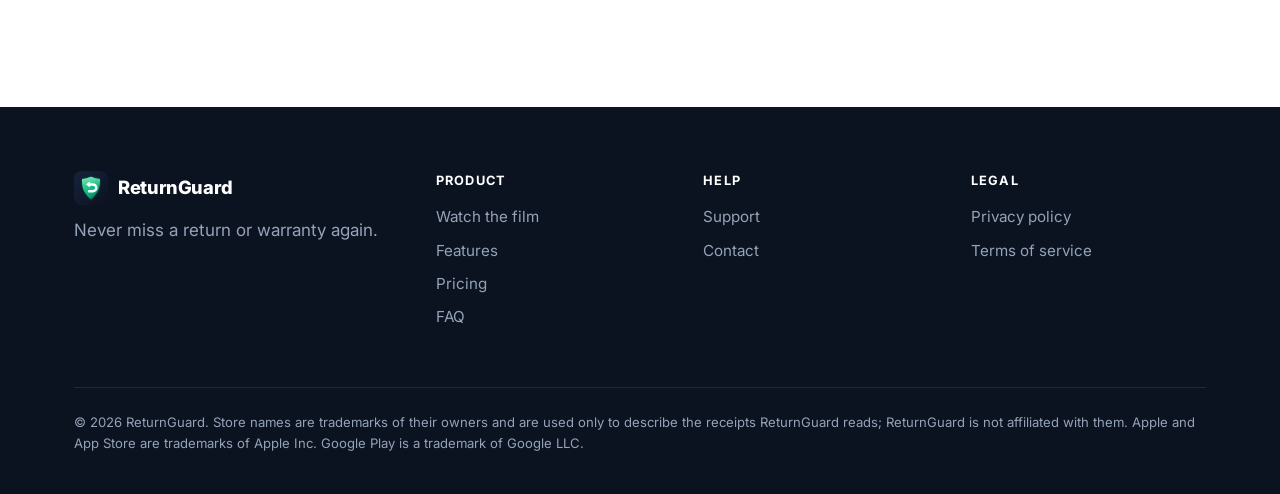
<file: support.html>
<!DOCTYPE html>
<html lang="en">
<head>
  <meta charset="UTF-8">
  <meta name="viewport" content="width=device-width, initial-scale=1">
  <title>Support – ReturnGuard</title>
  <meta name="description" content="Help with scanning receipts, return policies, reminders, Gmail import, subscriptions and deleting your data.">
  <link rel="canonical" href="https://returnguards.com/support.html">
  <meta property="og:title" content="Support – ReturnGuard">
  <meta property="og:description" content="Help with scanning receipts, return policies, reminders, Gmail import, subscriptions and deleting your data.">
  <meta property="og:image" content="https://returnguards.com/assets/og-image.png">
  <meta name="theme-color" content="#0f172a">
  <link rel="icon" type="image/png" sizes="32x32" href="assets/favicon-32.png">
  <link rel="apple-touch-icon" href="assets/apple-touch-icon.png">
  <link rel="preconnect" href="https://fonts.googleapis.com">
  <link rel="preconnect" href="https://fonts.gstatic.com" crossorigin>
  <link href="https://fonts.googleapis.com/css2?family=Inter:wght@400;500;600;700;800&display=swap" rel="stylesheet">
  <link rel="stylesheet" href="styles.css">
</head>
<body>
  <nav class="nav">
    <div class="container">
      <a class="brand" href="index.html"><img src="assets/logo.svg" alt="" width="34" height="34">ReturnGuard</a>
      <button class="menu-toggle" aria-label="Menu" aria-expanded="false"><span></span><span></span></button>
      <div class="nav-links">
        <a href="index.html#film">Watch the film</a>
        <a href="index.html#features">Features</a>
        <a href="pricing.html">Pricing</a>
        <a href="index.html#faq">FAQ</a>
        <a href="support.html" aria-current="page">Support</a>
      </div>
      <a class="btn btn-primary btn-sm" href="index.html#download">Get early access</a>
    </div>
  </nav>

  <div class="doc">
    <span class="eyebrow">Support</span>
    <h1>How can we help?</h1>
    <p class="lead">Email us at <a href="mailto:o.snijders.os@gmail.com">o.snijders.os@gmail.com</a>. We usually reply within two working days.</p>

    <h2>Scanning</h2>
    <h3>The receipt wasn't read correctly</h3>
    <p>Lay the receipt flat in good light with the whole receipt in the frame. You can fix any detail by tapping the pencil icon on the receipt. Long receipts can be photographed in two parts.</p>
    <h3>Can I add order emails and PDF invoices?</h3>
    <p>Yes. In Gmail, Outlook or your files app, tap <strong>Share</strong> and choose ReturnGuard. Premium users can also import purchase emails from Gmail directly via <strong>Add → Import from Gmail</strong>.</p>

    <h2>Return policies</h2>
    <h3>The return window looks wrong</h3>
    <p>Open the receipt and tap <strong>Re-check</strong> to look up the latest policy, or <strong>Correct</strong> to enter it yourself. Your correction is remembered for future receipts from that store.</p>
    <h3>Where does the policy come from?</h3>
    <p>In this order: the receipt itself, your own correction, the store's official website for your country, our store database, and finally a clearly marked estimate. The source is shown on every receipt.</p>

    <h2>Reminders</h2>
    <h3>I'm not getting reminders</h3>
    <p>Make sure notifications are allowed for ReturnGuard in your phone's settings. On some Android phones you also need to turn off battery optimisation for the app, otherwise scheduled reminders can be delayed.</p>

    <h2>Account &amp; data</h2>
    <h3 id="delete-account">How do I delete my account and data?</h3>
    <p>In the app go to <strong>Account → Delete account</strong>. This removes your receipts, images and account from our systems within 30 days. You can also email us to request deletion.</p>
    <h3>How do I disconnect Gmail?</h3>
    <p>Remove ReturnGuard at <a href="https://myaccount.google.com/permissions">myaccount.google.com/permissions</a>. Receipts you already imported stay in the app until you delete them.</p>
    <h3>How do I cancel Premium?</h3>
    <p>Cancel in Google Play (Payments &amp; subscriptions) or on iPhone in Settings → your name → Subscriptions. You keep Premium until the end of the paid period.</p>
  </div>

  <footer>
    <div class="container">
      <div>
        <a class="brand" href="index.html"><img src="assets/logo.svg" alt="" width="34" height="34">ReturnGuard</a>
        <p>Never miss a return or warranty again.</p>
      </div>
      <div><h4>Product</h4><a href="index.html#film">Watch the film</a><a href="index.html#features">Features</a><a href="pricing.html">Pricing</a><a href="index.html#faq">FAQ</a></div>
      <div><h4>Help</h4><a href="support.html">Support</a><a href="mailto:o.snijders.os@gmail.com">Contact</a></div>
      <div><h4>Legal</h4><a href="privacy-policy.html">Privacy policy</a><a href="terms-of-service.html">Terms of service</a></div>
      <div class="legal">© 2026 ReturnGuard. Store names are trademarks of their owners and are used only to describe the receipts ReturnGuard reads; ReturnGuard is not affiliated with them. Apple and App Store are trademarks of Apple Inc. Google Play is a trademark of Google LLC.</div>
    </div>
  </footer>
  <script src="site.js" defer></script>
</body>
</html>
</file>
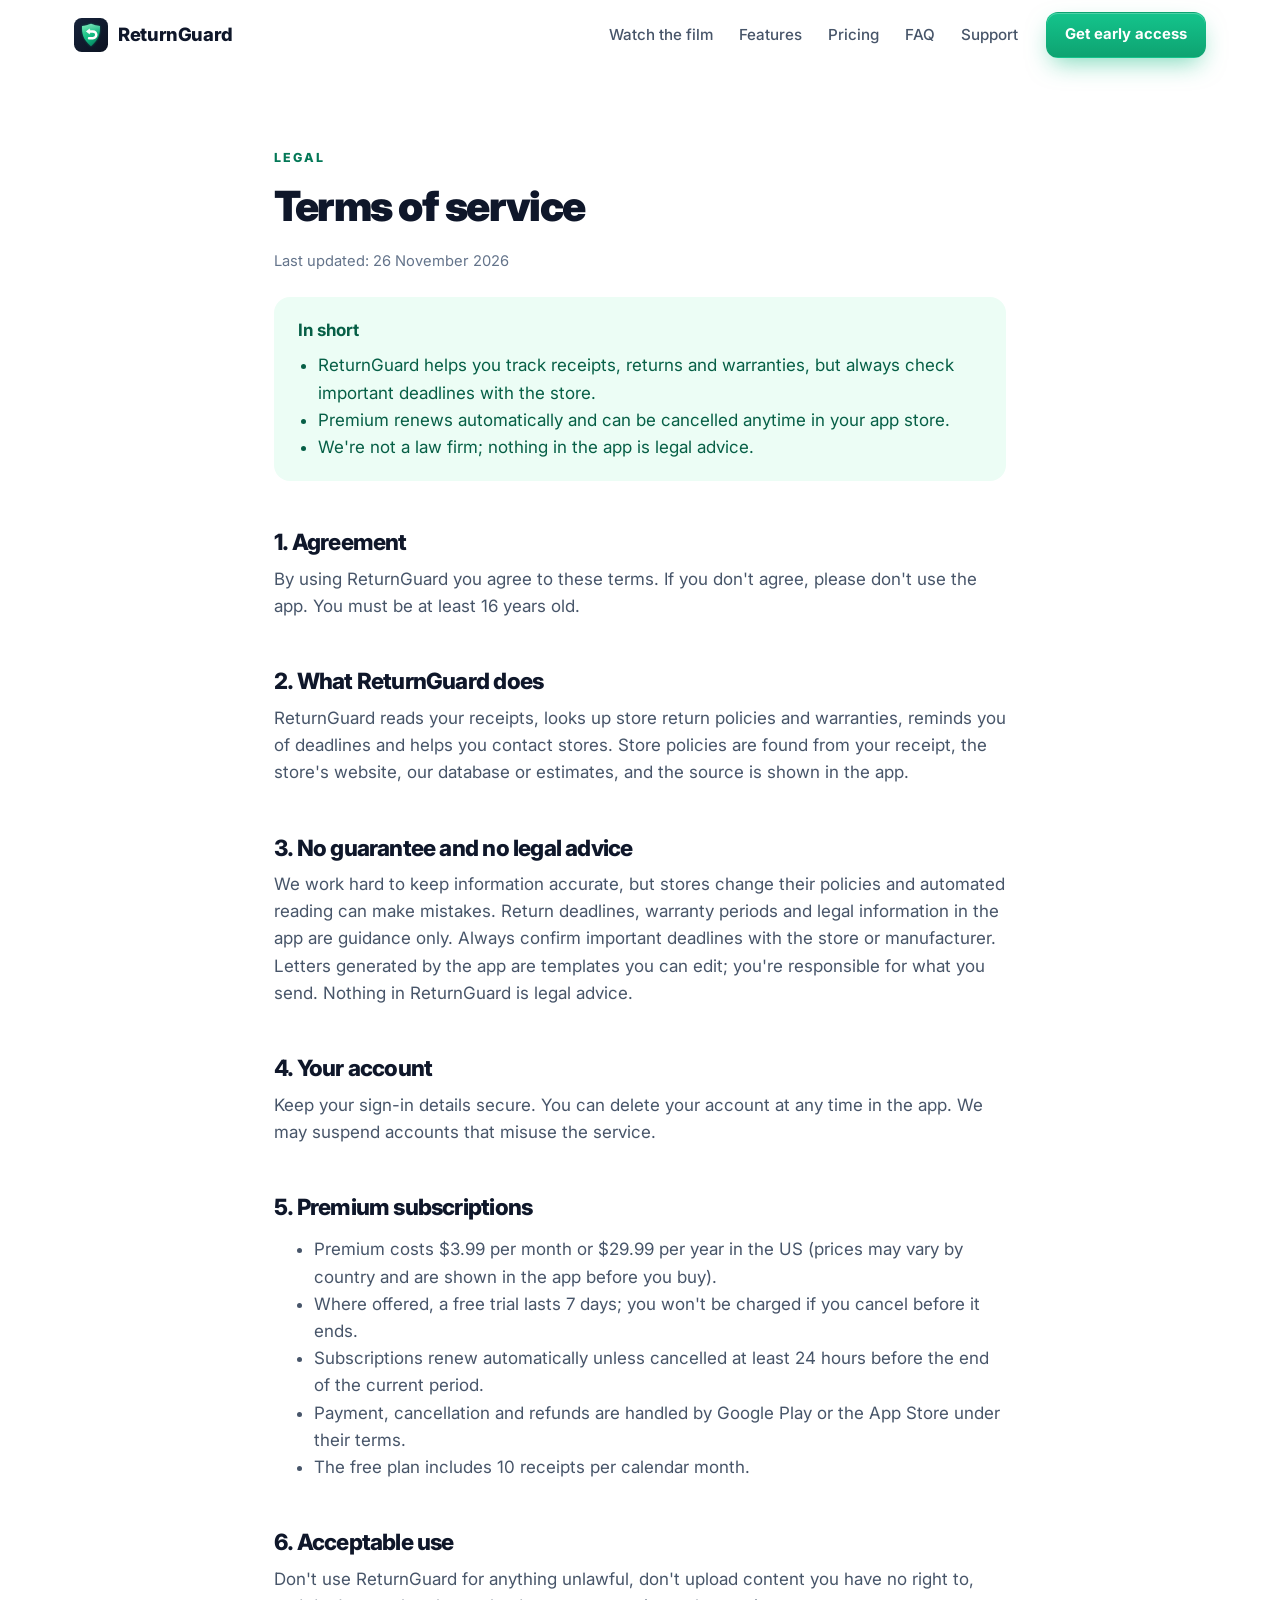
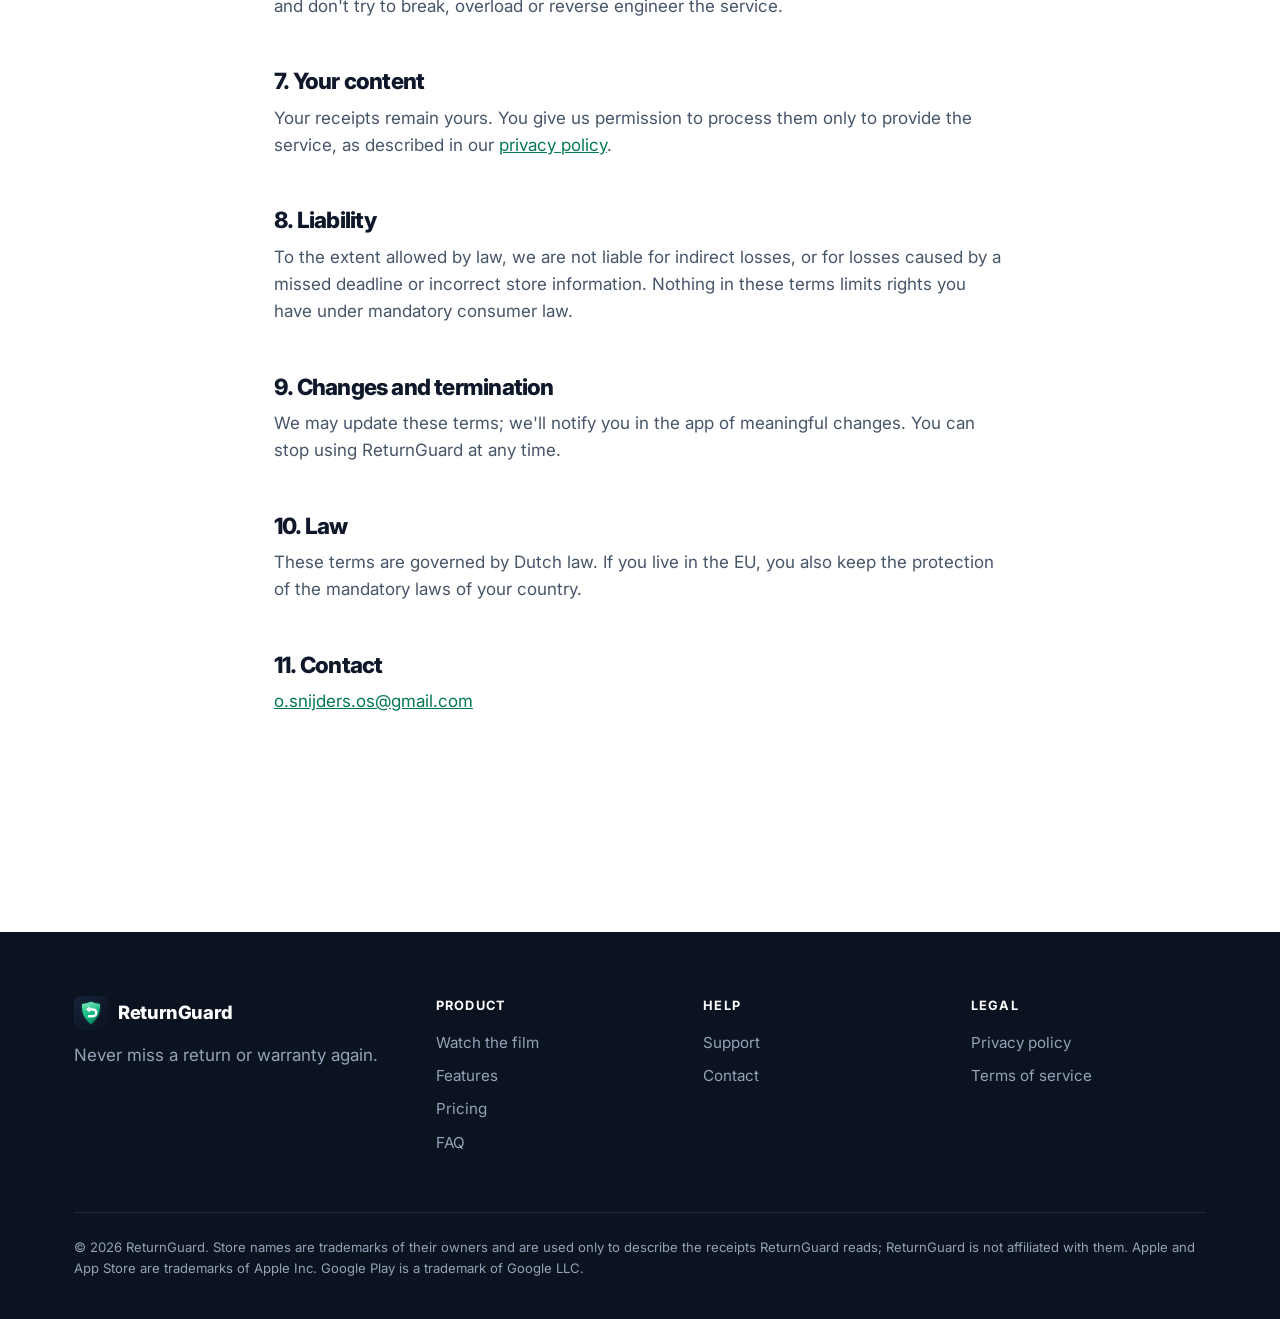
<file: terms-of-service.html>
<!DOCTYPE html>
<html lang="en">
<head>
  <meta charset="UTF-8">
  <meta name="viewport" content="width=device-width, initial-scale=1">
  <title>Terms of service – ReturnGuard</title>
  <meta name="description" content="The terms for using ReturnGuard and ReturnGuard Premium.">
  <link rel="canonical" href="https://returnguards.com/terms-of-service.html">
  <meta property="og:title" content="Terms of service – ReturnGuard">
  <meta property="og:description" content="The terms for using ReturnGuard and ReturnGuard Premium.">
  <meta property="og:image" content="https://returnguards.com/assets/og-image.png">
  <meta name="theme-color" content="#0f172a">
  <link rel="icon" type="image/png" sizes="32x32" href="assets/favicon-32.png">
  <link rel="apple-touch-icon" href="assets/apple-touch-icon.png">
  <link rel="preconnect" href="https://fonts.googleapis.com">
  <link rel="preconnect" href="https://fonts.gstatic.com" crossorigin>
  <link href="https://fonts.googleapis.com/css2?family=Inter:wght@400;500;600;700;800&display=swap" rel="stylesheet">
  <link rel="stylesheet" href="styles.css">
</head>
<body>
  <nav class="nav">
    <div class="container">
      <a class="brand" href="index.html"><img src="assets/logo.svg" alt="" width="34" height="34">ReturnGuard</a>
      <button class="menu-toggle" aria-label="Menu" aria-expanded="false"><span></span><span></span></button>
      <div class="nav-links">
        <a href="index.html#film">Watch the film</a>
        <a href="index.html#features">Features</a>
        <a href="pricing.html">Pricing</a>
        <a href="index.html#faq">FAQ</a>
        <a href="support.html">Support</a>
      </div>
      <a class="btn btn-primary btn-sm" href="index.html#download">Get early access</a>
    </div>
  </nav>

  <div class="doc">
    <span class="eyebrow">Legal</span>
    <h1>Terms of service</h1>
    <p class="updated">Last updated: 26 November 2026</p>
    <div class="summary-box">
      <strong>In short</strong>
      <ul>
        <li>ReturnGuard helps you track receipts, returns and warranties, but always check important deadlines with the store.</li>
        <li>Premium renews automatically and can be cancelled anytime in your app store.</li>
        <li>We're not a law firm; nothing in the app is legal advice.</li>
      </ul>
    </div>

    <h2>1. Agreement</h2>
    <p>By using ReturnGuard you agree to these terms. If you don't agree, please don't use the app. You must be at least 16 years old.</p>

    <h2>2. What ReturnGuard does</h2>
    <p>ReturnGuard reads your receipts, looks up store return policies and warranties, reminds you of deadlines and helps you contact stores. Store policies are found from your receipt, the store's website, our database or estimates, and the source is shown in the app.</p>

    <h2>3. No guarantee and no legal advice</h2>
    <p>We work hard to keep information accurate, but stores change their policies and automated reading can make mistakes. Return deadlines, warranty periods and legal information in the app are guidance only. Always confirm important deadlines with the store or manufacturer. Letters generated by the app are templates you can edit; you're responsible for what you send. Nothing in ReturnGuard is legal advice.</p>

    <h2>4. Your account</h2>
    <p>Keep your sign-in details secure. You can delete your account at any time in the app. We may suspend accounts that misuse the service.</p>

    <h2>5. Premium subscriptions</h2>
    <ul>
      <li>Premium costs $3.99 per month or $29.99 per year in the US (prices may vary by country and are shown in the app before you buy).</li>
      <li>Where offered, a free trial lasts 7 days; you won't be charged if you cancel before it ends.</li>
      <li>Subscriptions renew automatically unless cancelled at least 24 hours before the end of the current period.</li>
      <li>Payment, cancellation and refunds are handled by Google Play or the App Store under their terms.</li>
      <li>The free plan includes 10 receipts per calendar month.</li>
    </ul>

    <h2>6. Acceptable use</h2>
    <p>Don't use ReturnGuard for anything unlawful, don't upload content you have no right to, and don't try to break, overload or reverse engineer the service.</p>

    <h2>7. Your content</h2>
    <p>Your receipts remain yours. You give us permission to process them only to provide the service, as described in our <a href="privacy-policy.html">privacy policy</a>.</p>

    <h2>8. Liability</h2>
    <p>To the extent allowed by law, we are not liable for indirect losses, or for losses caused by a missed deadline or incorrect store information. Nothing in these terms limits rights you have under mandatory consumer law.</p>

    <h2>9. Changes and termination</h2>
    <p>We may update these terms; we'll notify you in the app of meaningful changes. You can stop using ReturnGuard at any time.</p>

    <h2>10. Law</h2>
    <p>These terms are governed by Dutch law. If you live in the EU, you also keep the protection of the mandatory laws of your country.</p>

    <h2>11. Contact</h2>
    <p><a href="mailto:o.snijders.os@gmail.com">o.snijders.os@gmail.com</a></p>
  </div>

  <footer>
    <div class="container">
      <div>
        <a class="brand" href="index.html"><img src="assets/logo.svg" alt="" width="34" height="34">ReturnGuard</a>
        <p>Never miss a return or warranty again.</p>
      </div>
      <div><h4>Product</h4><a href="index.html#film">Watch the film</a><a href="index.html#features">Features</a><a href="pricing.html">Pricing</a><a href="index.html#faq">FAQ</a></div>
      <div><h4>Help</h4><a href="support.html">Support</a><a href="mailto:o.snijders.os@gmail.com">Contact</a></div>
      <div><h4>Legal</h4><a href="privacy-policy.html">Privacy policy</a><a href="terms-of-service.html">Terms of service</a></div>
      <div class="legal">© 2026 ReturnGuard. Store names are trademarks of their owners and are used only to describe the receipts ReturnGuard reads; ReturnGuard is not affiliated with them. Apple and App Store are trademarks of Apple Inc. Google Play is a trademark of Google LLC.</div>
    </div>
  </footer>
  <script src="site.js" defer></script>
</body>
</html>
</file>
<file: styles.css>
/* ReturnGuard website — shared styles */
:root {
  --navy: #0b1220;
  --navy-2: #111a2e;
  --navy-3: #1e293b;
  --ink: #0f172a;
  --slate: #475569;
  --muted: #64748b;
  --line: #e2e8f0;
  --panel: #f6f8fb;
  --green: #10b981;
  --green-2: #34d399;
  --green-dark: #047857;
  --green-tint: #ecfdf5;
  --radius: 20px;
  --shadow-sm: 0 1px 2px rgba(15, 23, 42, .05), 0 4px 12px rgba(15, 23, 42, .05);
  --shadow: 0 1px 2px rgba(15, 23, 42, .04), 0 18px 40px rgba(15, 23, 42, .10);
  --shadow-lg: 0 40px 80px -20px rgba(15, 23, 42, .35);
  --max: 1180px;
  --ease: cubic-bezier(.2, .7, .2, 1);
  --tick: url("data:image/svg+xml,%3Csvg xmlns='http://www.w3.org/2000/svg' viewBox='0 0 24 24' fill='none' stroke='%23047857' stroke-width='3' stroke-linecap='round' stroke-linejoin='round'%3E%3Cpath d='M20 6 9 17l-5-5'/%3E%3C/svg%3E");
}

* { box-sizing: border-box; }
html { scroll-behavior: smooth; scroll-padding-top: 84px; }
body {
  margin: 0;
  font-family: 'Inter', system-ui, -apple-system, 'Segoe UI', Roboto, sans-serif;
  color: var(--ink);
  background: #fff;
  font-size: 17px;
  line-height: 1.6;
  -webkit-font-smoothing: antialiased;
  text-rendering: optimizeLegibility;
}
img, video { max-width: 100%; display: block; }
a { color: var(--green-dark); }
h1, h2, h3 { line-height: 1.08; letter-spacing: -0.035em; margin: 0 0 .5em; }
h1 { font-size: clamp(2.6rem, 6vw, 4.4rem); font-weight: 900; }
h2 { font-size: clamp(2rem, 4vw, 3.1rem); font-weight: 800; }
h3 { font-size: 1.25rem; font-weight: 700; letter-spacing: -0.02em; }
p { margin: 0 0 1em; }
.container { max-width: var(--max); margin: 0 auto; padding: 0 24px; }
.center { text-align: center; }
.center .lead { margin-left: auto; margin-right: auto; }
section { padding: 112px 0; }
.tint { background: var(--panel); }
.skip { position: absolute; left: -999px; top: 8px; background: var(--ink); color: #fff; padding: 8px 14px; border-radius: 8px; z-index: 100; }
.skip:focus { left: 8px; }
:focus-visible { outline: 3px solid var(--green-2); outline-offset: 3px; border-radius: 6px; }

.eyebrow {
  display: inline-block;
  font-size: .78rem; font-weight: 800; letter-spacing: .16em; text-transform: uppercase;
  color: var(--green-dark); margin-bottom: 16px;
}
.eyebrow-light { color: var(--green-2); }
.lead { font-size: 1.2rem; color: var(--slate); max-width: 38em; line-height: 1.55; }
.grad {
  background: linear-gradient(100deg, #059669 0%, #10b981 45%, #2dd4bf 100%);
  -webkit-background-clip: text; background-clip: text; color: transparent;
}
.section-head { margin-bottom: 56px; }
.section-head h2 { margin-bottom: 16px; }

/* Nav */
.nav {
  position: sticky; top: 0; z-index: 50;
  background: rgba(255, 255, 255, .78);
  backdrop-filter: saturate(180%) blur(16px);
  -webkit-backdrop-filter: saturate(180%) blur(16px);
  border-bottom: 1px solid transparent;
  transition: border-color .2s, background .2s;
}
.nav.scrolled { border-bottom-color: var(--line); background: rgba(255, 255, 255, .9); }
.nav .container { display: flex; align-items: center; gap: 28px; height: 70px; }
.brand { display: flex; align-items: center; gap: 10px; font-weight: 800; font-size: 1.15rem; color: var(--ink); text-decoration: none; letter-spacing: -0.02em; }
.brand img { width: 34px; height: 34px; }
.nav-links { display: flex; gap: 26px; margin-left: auto; }
.nav-links a { color: var(--slate); text-decoration: none; font-weight: 500; font-size: .95rem; transition: color .15s; }
.nav-links a:hover, .nav-links a[aria-current] { color: var(--ink); }
.menu-toggle { display: none; margin-left: auto; background: none; border: 0; cursor: pointer; width: 40px; height: 40px; position: relative; }
.menu-toggle span { position: absolute; left: 9px; right: 9px; height: 2px; background: var(--ink); border-radius: 2px; transition: transform .2s; }
.menu-toggle span:first-child { top: 15px; }
.menu-toggle span:last-child { top: 23px; }
.menu-toggle[aria-expanded='true'] span:first-child { transform: translateY(4px) rotate(45deg); }
.menu-toggle[aria-expanded='true'] span:last-child { transform: translateY(-4px) rotate(-45deg); }

/* Buttons */
.btn {
  display: inline-flex; align-items: center; justify-content: center; gap: 9px;
  padding: 14px 24px; border-radius: 14px; font: inherit; font-weight: 700; font-size: 1rem;
  text-decoration: none; border: 1px solid transparent; cursor: pointer;
  transition: transform .2s var(--ease), box-shadow .2s var(--ease), background .2s, border-color .2s;
}
.btn-sm { padding: 10px 18px; font-size: .93rem; border-radius: 12px; }
.btn-lg { padding: 17px 28px; font-size: 1.05rem; }
.btn-primary { background: linear-gradient(180deg, #14c48c, #0ea371); color: #fff; box-shadow: 0 1px 0 rgba(255,255,255,.25) inset, 0 10px 24px -6px rgba(16, 185, 129, .55); }
.btn-primary:hover { transform: translateY(-2px); box-shadow: 0 1px 0 rgba(255,255,255,.25) inset, 0 16px 32px -8px rgba(16, 185, 129, .6); }
.btn-ghost { background: #fff; color: var(--ink); border-color: var(--line); }
.btn-ghost:hover { border-color: #cbd5e1; transform: translateY(-1px); }
.btn-glass { background: rgba(255,255,255,.7); color: var(--ink); border-color: var(--line); box-shadow: var(--shadow-sm); }
.btn-glass:hover { transform: translateY(-2px); background: #fff; }
.btn-glass-dark { background: rgba(255,255,255,.08); color: #fff; border-color: rgba(255,255,255,.18); }
.btn-glass-dark:hover { background: rgba(255,255,255,.14); transform: translateY(-2px); }

/* Store badges */
.store-badges { display: flex; gap: 12px; flex-wrap: wrap; }
.store-badge {
  display: inline-flex; align-items: center; gap: 12px; padding: 11px 20px;
  background: var(--navy); color: #fff; border-radius: 14px; text-decoration: none; min-width: 190px;
}
.store-badge svg { width: 26px; height: 26px; flex: none; }
.store-badge small { display: block; font-size: .7rem; opacity: .75; line-height: 1.1; }
.store-badge strong { display: block; font-size: 1.05rem; line-height: 1.2; }
.store-badge.soon { position: relative; }
.store-badge.soon::after {
  content: 'Coming soon'; position: absolute; top: -10px; right: -8px;
  background: var(--green); color: #fff; font-size: .68rem; font-weight: 800; padding: 3px 9px; border-radius: 20px;
}

/* Hero */
.hero { position: relative; padding: 64px 0 72px; overflow: hidden; }
.hero-bg {
  position: absolute; inset: 0; z-index: -1;
  background:
    radial-gradient(900px 520px at 82% 18%, rgba(16, 185, 129, .20), transparent 60%),
    radial-gradient(700px 480px at 100% 90%, rgba(45, 212, 191, .14), transparent 60%),
    radial-gradient(800px 400px at 0% 0%, rgba(59, 130, 246, .06), transparent 60%),
    linear-gradient(180deg, #fff 0%, #f7faf9 100%);
}
.hero-bg::after {
  content: ''; position: absolute; inset: 0;
  background-image: linear-gradient(rgba(15,23,42,.035) 1px, transparent 1px), linear-gradient(90deg, rgba(15,23,42,.035) 1px, transparent 1px);
  background-size: 56px 56px;
  mask-image: radial-gradient(ellipse at 70% 30%, #000 0%, transparent 70%);
  -webkit-mask-image: radial-gradient(ellipse at 70% 30%, #000 0%, transparent 70%);
}
.hero-grid { display: grid; grid-template-columns: 1.05fr .95fr; gap: 40px; align-items: center; }
.pill {
  display: inline-flex; align-items: center; gap: 10px; padding: 7px 14px 7px 10px; margin-bottom: 26px;
  border: 1px solid var(--line); border-radius: 999px; background: rgba(255,255,255,.75);
  color: var(--ink); text-decoration: none; font-size: .88rem; font-weight: 600; box-shadow: var(--shadow-sm);
  transition: transform .2s var(--ease), border-color .2s;
}
.pill:hover { transform: translateY(-1px); border-color: #a7f3d0; }
.pill-dot { width: 8px; height: 8px; border-radius: 50%; background: var(--green); box-shadow: 0 0 0 4px rgba(16,185,129,.2); animation: pulse 2s infinite; }
@keyframes pulse { 50% { box-shadow: 0 0 0 8px rgba(16,185,129,0); } }
.hero h1 { margin-bottom: 22px; }
.hero .lead { margin-bottom: 34px; font-size: 1.25rem; }
.hero .lead strong { color: var(--ink); }
.hero-actions { display: flex; gap: 12px; flex-wrap: wrap; }
.trust { display: flex; flex-wrap: wrap; gap: 10px 24px; margin: 30px 0 0; padding: 0; list-style: none; color: var(--slate); font-size: .92rem; }
.trust li { display: flex; align-items: center; gap: 8px; }
.trust li::before { content: ''; width: 18px; height: 18px; border-radius: 50%; background: var(--green-tint) var(--tick) center/12px no-repeat; flex: none; }

.hero-visual { position: relative; height: 640px; }
.device {
  width: 280px; aspect-ratio: 1080 / 2400; padding: 10px; border-radius: 46px;
  background: linear-gradient(145deg, #1f2a3d, #0b1220);
  box-shadow: var(--shadow-lg), inset 0 0 0 1.5px #33445f, inset 0 0 0 5px #0b1220;
  position: relative;
}
.device img { width: 100%; height: 100%; object-fit: cover; object-position: top; border-radius: 37px; }
.hero-visual .device { position: absolute; }
.device-front { left: 22%; top: 34px; z-index: 2; transform: rotate(-3deg); animation: bob 7s ease-in-out infinite; }
.device-back { left: 52%; top: 4px; width: 250px; transform: rotate(6deg); opacity: .96; filter: saturate(.9); animation: bob 8s ease-in-out -2s infinite; }
@keyframes bob { 50% { translate: 0 -10px; } }
.float {
  position: absolute; z-index: 3; display: flex; align-items: center; gap: 12px;
  background: rgba(255,255,255,.92); backdrop-filter: blur(12px); -webkit-backdrop-filter: blur(12px);
  border: 1px solid rgba(226,232,240,.9); border-radius: 18px; padding: 12px 16px; box-shadow: var(--shadow);
  animation: bob 6s ease-in-out infinite;
}
.float small { display: block; color: var(--muted); font-size: .72rem; font-weight: 600; }
.float strong { display: block; font-size: 1rem; letter-spacing: -0.01em; }
.float-money { left: -2%; top: 330px; animation-delay: -1s; }
.float-money strong { font-size: 1.5rem; font-weight: 800; color: var(--green-dark); font-variant-numeric: tabular-nums; }
.float-icon { width: 42px; height: 42px; border-radius: 12px; background: linear-gradient(135deg, #10b981, #059669); color: #fff; display: grid; place-items: center; font-weight: 800; font-size: 1.2rem; }
.float-notif { right: -4%; top: 112px; width: 300px; align-items: flex-start; animation-delay: -3s; }
.float-notif img { border-radius: 9px; flex: none; }
.float-notif span { display: block; font-size: .85rem; color: var(--slate); line-height: 1.35; }
.float-check { left: 8%; bottom: 40px; font-weight: 600; font-size: .9rem; animation-delay: -4.5s; }
.check { width: 22px; height: 22px; border-radius: 50%; background: var(--green-tint) var(--tick) center/13px no-repeat; flex: none; }

/* Store row */
.stores { padding: 30px 0 34px; border-top: 1px solid var(--line); border-bottom: 1px solid var(--line); background: #fff; }
.stores p { text-align: center; color: var(--muted); font-size: .9rem; margin-bottom: 14px; }
.store-row { display: flex; flex-wrap: wrap; justify-content: center; gap: 12px 44px; list-style: none; margin: 0; padding: 0; }
.store-row li { font-weight: 800; font-size: 1.25rem; letter-spacing: -0.02em; color: #94a3b8; }

/* Problem */
.problem { background: var(--panel); }
.stat-grid { display: grid; grid-template-columns: repeat(3, 1fr); gap: 20px; }
.stat { background: #fff; border: 1px solid var(--line); border-radius: var(--radius); padding: 30px; box-shadow: var(--shadow-sm); }
.stat-num { font-size: 3.6rem; font-weight: 900; letter-spacing: -0.05em; line-height: 1; margin-bottom: 12px; }
.stat-num span { font-size: 1.1rem; font-weight: 700; letter-spacing: 0; color: var(--muted); margin-left: 8px; }
.stat p { color: var(--slate); margin: 0; }
.problem-kicker { text-align: center; font-size: 1.3rem; font-weight: 700; margin: 48px 0 0; letter-spacing: -0.01em; }

/* Film */
.film { background: radial-gradient(900px 600px at 80% 50%, rgba(16,185,129,.18), transparent 60%), linear-gradient(180deg, var(--navy-2), var(--navy)); color: #fff; overflow: hidden; }
.film-grid { display: grid; grid-template-columns: 1fr 1fr; gap: 64px; align-items: center; }
.film h2 { color: #fff; }
.film-copy p { color: #cbd5e1; font-size: 1.15rem; max-width: 30em; }
.film-chapters { list-style: none; padding: 0; margin: 30px 0 0; display: grid; gap: 4px; }
.film-chapters li { display: flex; gap: 16px; align-items: center; padding: 12px 0; border-top: 1px solid rgba(255,255,255,.08); color: #e2e8f0; font-weight: 500; }
.film-chapters li[data-t] { cursor: pointer; transition: color .15s, padding .2s var(--ease); }
.film-chapters li[data-t]:hover { color: #fff; padding-left: 6px; }
.film-chapters span { font-variant-numeric: tabular-nums; color: var(--green-2); font-weight: 700; font-size: .9rem; width: 40px; }
.film-player { display: flex; justify-content: center; }
.film-frame {
  position: relative; width: min(380px, 100%); aspect-ratio: 9 / 16; border-radius: 40px; padding: 10px;
  background: linear-gradient(145deg, #2a3953, #0b1220); box-shadow: 0 60px 120px -30px rgba(0,0,0,.7), 0 0 0 1px rgba(255,255,255,.08), 0 0 120px rgba(16,185,129,.18);
}
.film-frame video { width: 100%; height: 100%; object-fit: cover; border-radius: 31px; background: #000; }
.film-play {
  position: absolute; inset: 10px; border: 0; border-radius: 31px; cursor: pointer; color: #fff;
  background: linear-gradient(180deg, rgba(11,18,32,0) 40%, rgba(11,18,32,.65));
  display: flex; flex-direction: column; align-items: center; justify-content: center; gap: 16px;
  transition: opacity .3s;
}
.film-play-btn {
  width: 92px; height: 92px; border-radius: 50%; display: grid; place-items: center; padding-left: 6px;
  background: linear-gradient(180deg, #14c48c, #0ea371); box-shadow: 0 0 0 10px rgba(16,185,129,.25), 0 20px 40px rgba(0,0,0,.4);
  transition: transform .25s var(--ease);
}
.film-play:hover .film-play-btn { transform: scale(1.08); }
.film-play-label { font-weight: 700; font-size: .95rem; background: rgba(11,18,32,.6); padding: 7px 14px; border-radius: 999px; }
.film-frame.playing .film-play { opacity: 0; pointer-events: none; }

/* Features */
.feature { display: grid; grid-template-columns: 1fr 1fr; gap: 80px; align-items: center; padding: 64px 0; }
.feature + .feature { border-top: 1px solid var(--line); }
.feature:nth-child(odd of .feature) .feature-media { order: -1; }
.feature-num { display: inline-block; font-weight: 800; font-size: .85rem; color: var(--green-dark); background: var(--green-tint); padding: 5px 11px; border-radius: 999px; margin-bottom: 18px; letter-spacing: .04em; }
.feature h3 { font-size: clamp(1.7rem, 2.8vw, 2.3rem); font-weight: 800; letter-spacing: -0.035em; margin-bottom: 16px; }
.feature h3 em { font-style: normal; color: var(--green); white-space: nowrap; }
.feature-copy > p { font-size: 1.12rem; color: var(--slate); }
.feature-media { display: flex; justify-content: center; position: relative; }
.feature-media::before { content: ''; position: absolute; width: 380px; height: 380px; border-radius: 50%; background: radial-gradient(circle, rgba(16,185,129,.16), transparent 70%); top: 50%; left: 50%; translate: -50% -50%; z-index: -1; }
.ticks { list-style: none; padding: 0; margin: 22px 0 0; }
.ticks li { padding-left: 32px; position: relative; margin-bottom: 12px; color: var(--slate); }
.ticks li::before { content: ''; position: absolute; left: 0; top: 4px; width: 20px; height: 20px; border-radius: 50%; background: var(--green-tint) var(--tick) center/12px no-repeat; }
.device-notif {
  position: absolute; left: 22px; right: 22px; top: 40px; display: flex; gap: 10px; align-items: flex-start;
  background: rgba(248,250,252,.97); border-radius: 20px; padding: 12px 14px; box-shadow: 0 16px 32px rgba(15,23,42,.3);
  font-size: .8rem; line-height: 1.35; color: var(--ink);
}
.device-notif img { width: 30px; height: 30px; border-radius: 8px; flex: none; object-fit: contain; }
.device-notif small { display: block; color: var(--muted); font-size: .7rem; }
.device-notif strong { display: block; font-size: .85rem; }
.device-notif span { color: var(--slate); }
.has-notif.in .device-notif { animation: drop .8s var(--ease) .4s both; }
@keyframes drop { from { transform: translateY(-140%); opacity: 0; } to { transform: none; opacity: 1; } }
.report-shot { width: 440px; height: auto; max-height: 500px; object-fit: cover; object-position: top; border-radius: 14px; box-shadow: var(--shadow); border: 1px solid var(--line); -webkit-mask-image: linear-gradient(#000 80%, transparent); mask-image: linear-gradient(#000 80%, transparent); }

/* How */
.how { background: var(--panel); }
.steps { display: grid; grid-template-columns: repeat(3, 1fr); gap: 20px; counter-reset: s; }
.step { background: #fff; border: 1px solid var(--line); border-radius: var(--radius); padding: 30px; box-shadow: var(--shadow-sm); position: relative; }
.step-num { width: 40px; height: 40px; border-radius: 12px; background: var(--navy); color: #fff; font-weight: 800; display: grid; place-items: center; margin-bottom: 18px; }
.step p { color: var(--slate); margin: 0; }

/* Cards (secondary pages) */
.grid-3 { display: grid; grid-template-columns: repeat(3, 1fr); gap: 20px; }
.card { background: #fff; border: 1px solid var(--line); border-radius: var(--radius); padding: 26px; }
.card p { color: var(--slate); margin: 0; font-size: .97rem; }

/* Pricing */
.billing-toggle { display: inline-flex; background: var(--panel); border: 1px solid var(--line); border-radius: 999px; padding: 4px; margin: 0 0 40px; }
.billing-toggle button { border: 0; background: none; padding: 10px 20px; border-radius: 999px; font: inherit; font-weight: 600; color: var(--slate); cursor: pointer; }
.billing-toggle button[aria-pressed='true'] { background: #fff; color: var(--ink); box-shadow: 0 1px 4px rgba(15, 23, 42, .12); }
.billing-toggle .save { color: var(--green-dark); font-size: .8rem; font-weight: 800; margin-left: 4px; }
.plans { display: grid; grid-template-columns: repeat(2, minmax(0, 390px)); gap: 24px; justify-content: center; text-align: left; }
.plan { border: 1px solid var(--line); border-radius: 24px; padding: 34px; background: #fff; display: flex; flex-direction: column; box-shadow: var(--shadow-sm); }
.plan.featured { border: 2px solid var(--green); box-shadow: 0 30px 60px -20px rgba(16, 185, 129, .35); position: relative; }
.plan.featured::before { content: 'Most popular'; position: absolute; top: -13px; left: 34px; background: var(--green); color: #fff; font-size: .75rem; font-weight: 800; padding: 4px 12px; border-radius: 20px; }
.plan .price { font-size: 3rem; font-weight: 900; letter-spacing: -0.04em; margin: 8px 0 0; }
.plan .price small { font-size: 1rem; color: var(--muted); font-weight: 500; letter-spacing: 0; }
.plan .per { color: var(--muted); font-size: .92rem; min-height: 1.5em; margin-bottom: 20px; }
.plan ul { list-style: none; padding: 0; margin: 0 0 28px; flex: 1; }
.plan li { padding: 8px 0 8px 32px; position: relative; color: var(--slate); }
.plan li::before { content: ''; position: absolute; left: 0; top: 11px; width: 20px; height: 20px; border-radius: 50%; background: var(--green-tint) var(--tick) center/12px no-repeat; }
.plan .btn { width: 100%; }
.plans-single { grid-template-columns: minmax(0, 440px); }
.fineprint { color: var(--muted); font-size: .88rem; margin-top: 24px; }
table.compare { width: 100%; border-collapse: collapse; margin-top: 24px; font-size: .97rem; }
table.compare th, table.compare td { padding: 14px 12px; border-bottom: 1px solid var(--line); text-align: left; }
table.compare th:not(:first-child), table.compare td:not(:first-child) { text-align: center; width: 140px; }
table.compare thead th { font-size: .8rem; text-transform: uppercase; letter-spacing: .08em; color: var(--muted); }
.yes { color: var(--green-dark); font-weight: 800; }
.no { color: #cbd5e1; }

/* FAQ */
.faq-section { background: var(--panel); }
.faq { max-width: 800px; margin: 0 auto; background: #fff; border: 1px solid var(--line); border-radius: 24px; padding: 8px 32px; box-shadow: var(--shadow-sm); }
.faq details { border-bottom: 1px solid var(--line); padding: 22px 0; }
.faq details:last-child { border-bottom: 0; }
.faq summary { cursor: pointer; font-weight: 700; font-size: 1.08rem; list-style: none; display: flex; justify-content: space-between; gap: 16px; align-items: center; }
.faq summary::-webkit-details-marker { display: none; }
.faq summary::after { content: '+'; font-size: 1.5rem; line-height: 1; color: var(--green-dark); transition: transform .25s var(--ease); flex: none; width: 32px; height: 32px; border-radius: 50%; background: var(--green-tint); display: grid; place-items: center; }
.faq details[open] summary::after { transform: rotate(45deg); }
.faq details p { color: var(--slate); margin: 14px 0 0; }

/* CTA band */
.download { padding-top: 96px; }
.cta-band { position: relative; overflow: hidden; background: linear-gradient(135deg, var(--navy-3), var(--navy)); color: #fff; border-radius: 32px; padding: 72px 56px; display: grid; grid-template-columns: 1.5fr 1fr; gap: 40px; align-items: center; }
.cta-glow { position: absolute; width: 640px; height: 640px; right: -200px; top: -260px; border-radius: 50%; background: radial-gradient(circle, rgba(16,185,129,.35), transparent 65%); pointer-events: none; }
.cta-band h2 { color: #fff; }
.cta-band p { color: #cbd5e1; font-size: 1.15rem; margin-bottom: 28px; }
.cta-band .store-badges { justify-content: flex-end; flex-direction: column; align-items: flex-end; }
.cta-band .store-badge { background: #fff; color: var(--ink); }
.cta-band .store-badge svg path { fill: var(--ink); }

/* Signup */
.sr-only { position: absolute; width: 1px; height: 1px; overflow: hidden; clip: rect(0 0 0 0); }
.signup { display: flex; gap: 10px; max-width: 520px; flex-wrap: wrap; }
.signup input { flex: 1 1 240px; min-width: 0; padding: 16px 18px; border-radius: 14px; border: 1px solid rgba(255,255,255,.2); background: rgba(255,255,255,.08); color: #fff; font: inherit; font-size: 1.02rem; }
.signup input::placeholder { color: #94a3b8; }
.signup input:focus { outline: none; border-color: var(--green-2); box-shadow: 0 0 0 4px rgba(52,211,153,.25); }
.signup-note { font-size: .88rem !important; color: #94a3b8 !important; margin: 10px 0 0 !important; }
.signup-note.ok { color: var(--green-2) !important; font-weight: 700; }
.signup-note.err { color: #fca5a5 !important; }
.film-unmute {
  position: absolute; left: 50%; bottom: 28px; transform: translateX(-50%); display: none; align-items: center; gap: 8px;
  padding: 10px 16px; border-radius: 999px; border: 0; cursor: pointer; font: inherit; font-weight: 700; font-size: .92rem;
  color: #fff; background: rgba(11,18,32,.72); backdrop-filter: blur(8px); -webkit-backdrop-filter: blur(8px);
}
.film-frame.preview .film-play { opacity: 0; pointer-events: none; }
.film-frame.preview .film-unmute { display: inline-flex; animation: pulse-pill 2.4s ease-in-out infinite; }
@keyframes pulse-pill { 50% { box-shadow: 0 0 0 8px rgba(16,185,129,.25); } }

/* Docs (legal / support) */
.doc { max-width: 780px; margin: 0 auto; padding: 72px 24px 104px; }
.doc h1 { font-size: 2.6rem; }
.doc h2 { font-size: 1.4rem; margin-top: 2.2em; }
.doc h3 { font-size: 1.05rem; margin-top: 1.6em; }
.doc p, .doc li { color: var(--slate); }
.doc .updated { color: var(--muted); font-size: .92rem; }
.summary-box { background: var(--green-tint); border-radius: 16px; padding: 20px 24px; margin: 24px 0; color: #065f46; }
.summary-box ul { margin: 8px 0 0; padding-left: 20px; }
.summary-box li { color: #065f46; }
.doc table { width: 100%; border-collapse: collapse; font-size: .95rem; margin: 12px 0; }
.doc th, .doc td { border-bottom: 1px solid var(--line); padding: 10px 8px; text-align: left; vertical-align: top; }
.doc th { color: var(--ink); font-weight: 700; }

/* Footer */
footer { background: var(--navy); color: #94a3b8; padding: 64px 0 40px; margin-top: 96px; }
footer .container { display: grid; grid-template-columns: 1.4fr repeat(3, 1fr); gap: 32px; }
footer .brand { color: #fff; margin-bottom: 12px; }
footer h4 { color: #fff; font-size: .8rem; letter-spacing: .1em; text-transform: uppercase; margin: 0 0 14px; }
footer a { color: #94a3b8; text-decoration: none; display: block; margin-bottom: 9px; font-size: .95rem; }
footer a:hover { color: #fff; }
footer .legal { grid-column: 1 / -1; border-top: 1px solid #1e293b; padding-top: 24px; margin-top: 16px; font-size: .82rem; line-height: 1.6; }

/* Scroll reveal */
.reveal { opacity: 0; transform: translateY(26px); transition: opacity .8s var(--ease), transform .8s var(--ease); }
.reveal.in { opacity: 1; transform: none; }
.no-js .reveal { opacity: 1; transform: none; }
@media (prefers-reduced-motion: reduce) {
  html { scroll-behavior: auto; }
  .reveal { opacity: 1; transform: none; transition: none; }
  .device-front, .device-back, .float, .pill-dot { animation: none; }
  .has-notif.in .device-notif { animation: none; }
}

/* Responsive */
@media (max-width: 1040px) {
  .hero-grid, .film-grid { grid-template-columns: 1fr; }
  .hero-copy { text-align: center; }
  .hero-copy .lead { margin-left: auto; margin-right: auto; }
  .hero-actions, .trust { justify-content: center; }
  .hero-visual { max-width: 560px; width: 100%; margin: 12px auto 0; height: 600px; }
  .film-copy { text-align: center; }
  .film-copy p { margin-left: auto; margin-right: auto; }
  .film-chapters { max-width: 420px; margin-left: auto; margin-right: auto; text-align: left; }
}
@media (max-width: 960px) {
  section { padding: 80px 0; }
  .feature { grid-template-columns: 1fr; gap: 40px; padding: 48px 0; }
  .feature:nth-child(odd of .feature) .feature-media { order: 0; }
  .feature-copy { text-align: center; }
  .feature-copy .ticks { display: inline-block; text-align: left; }
  .stat-grid, .steps, .grid-3 { grid-template-columns: 1fr; }
  .plans { grid-template-columns: 1fr; }
  .cta-band { grid-template-columns: 1fr; padding: 52px 28px; text-align: center; }
  .cta-band .hero-actions { justify-content: center; }
  .cta-band .signup { margin: 0 auto; }
  .cta-band .store-badges { flex-direction: row; justify-content: center; align-items: center; }
  footer .container { grid-template-columns: 1fr 1fr; }
  .nav-links { display: none; position: absolute; top: 70px; left: 0; right: 0; background: #fff; flex-direction: column; padding: 18px 24px 24px; border-bottom: 1px solid var(--line); gap: 16px; box-shadow: var(--shadow); }
  .nav-links.open { display: flex; }
  .nav-links a { font-size: 1.05rem; }
  .menu-toggle { display: block; }
  .nav .btn { display: none; }
}
@media (max-width: 560px) {
  body { font-size: 16px; }
  section { padding: 68px 0; }
  .hero { padding-top: 40px; }
  .hero .lead { font-size: 1.1rem; }
  .hero-actions .btn { width: 100%; }
  .hero-visual { height: 470px; }
  .device { width: 210px; border-radius: 36px; padding: 8px; }
  .device img { border-radius: 29px; }
  .device-front { left: 8%; top: 30px; }
  .device-back { left: 46%; width: 190px; }
  .float-money { left: 0; top: 300px; }
  .float-money strong { font-size: 1.2rem; }
  .float-notif { right: 0; top: 70px; width: 230px; padding: 10px 12px; }
  .float-notif span { font-size: .75rem; }
  .float-check { left: 4%; bottom: 0; font-size: .78rem; }
  .store-row { gap: 8px 22px; }
  .store-row li { font-size: 1.05rem; }
  .stat-num { font-size: 3rem; }
  .faq { padding: 4px 20px; }
  .report-shot { width: 100%; max-height: 420px; }
  .feature-media::before { width: 280px; height: 280px; }
  footer .container { grid-template-columns: 1fr; }
  table.compare th:not(:first-child), table.compare td:not(:first-child) { width: 70px; }
}
</file>
